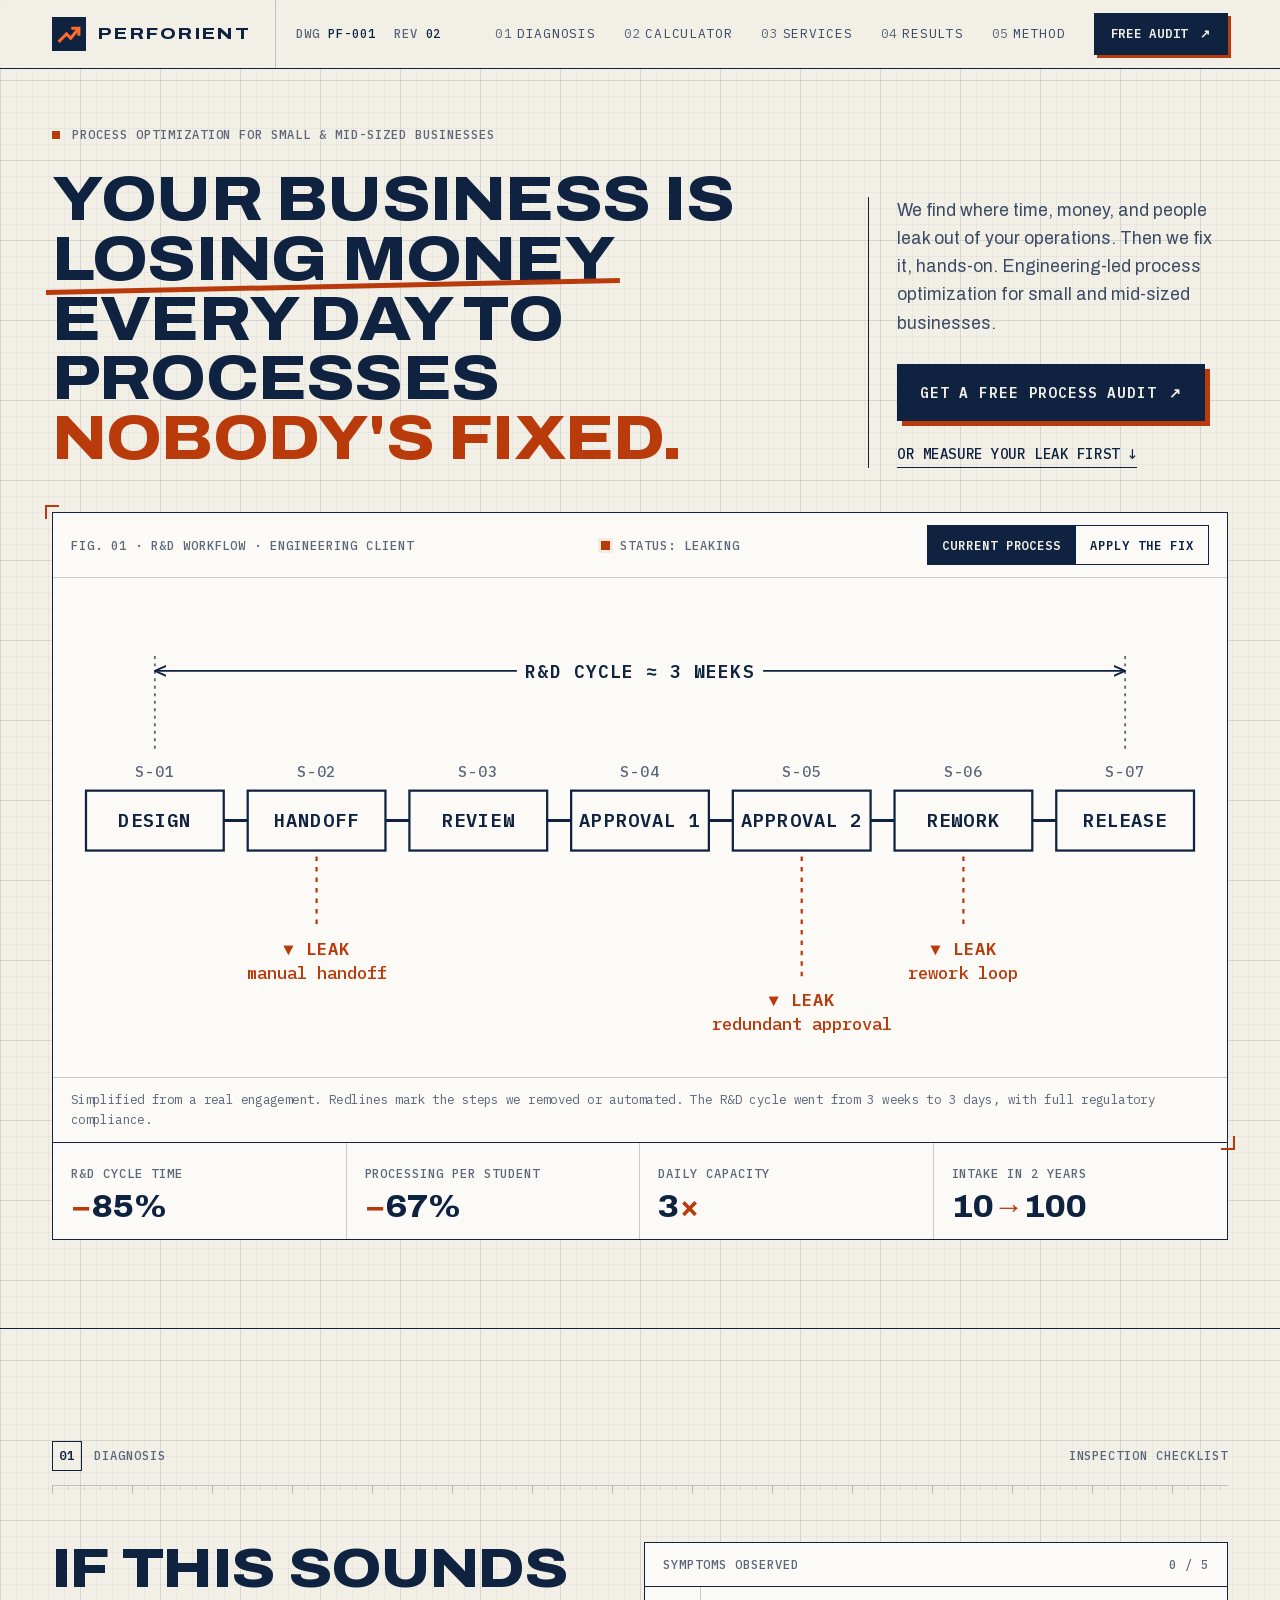
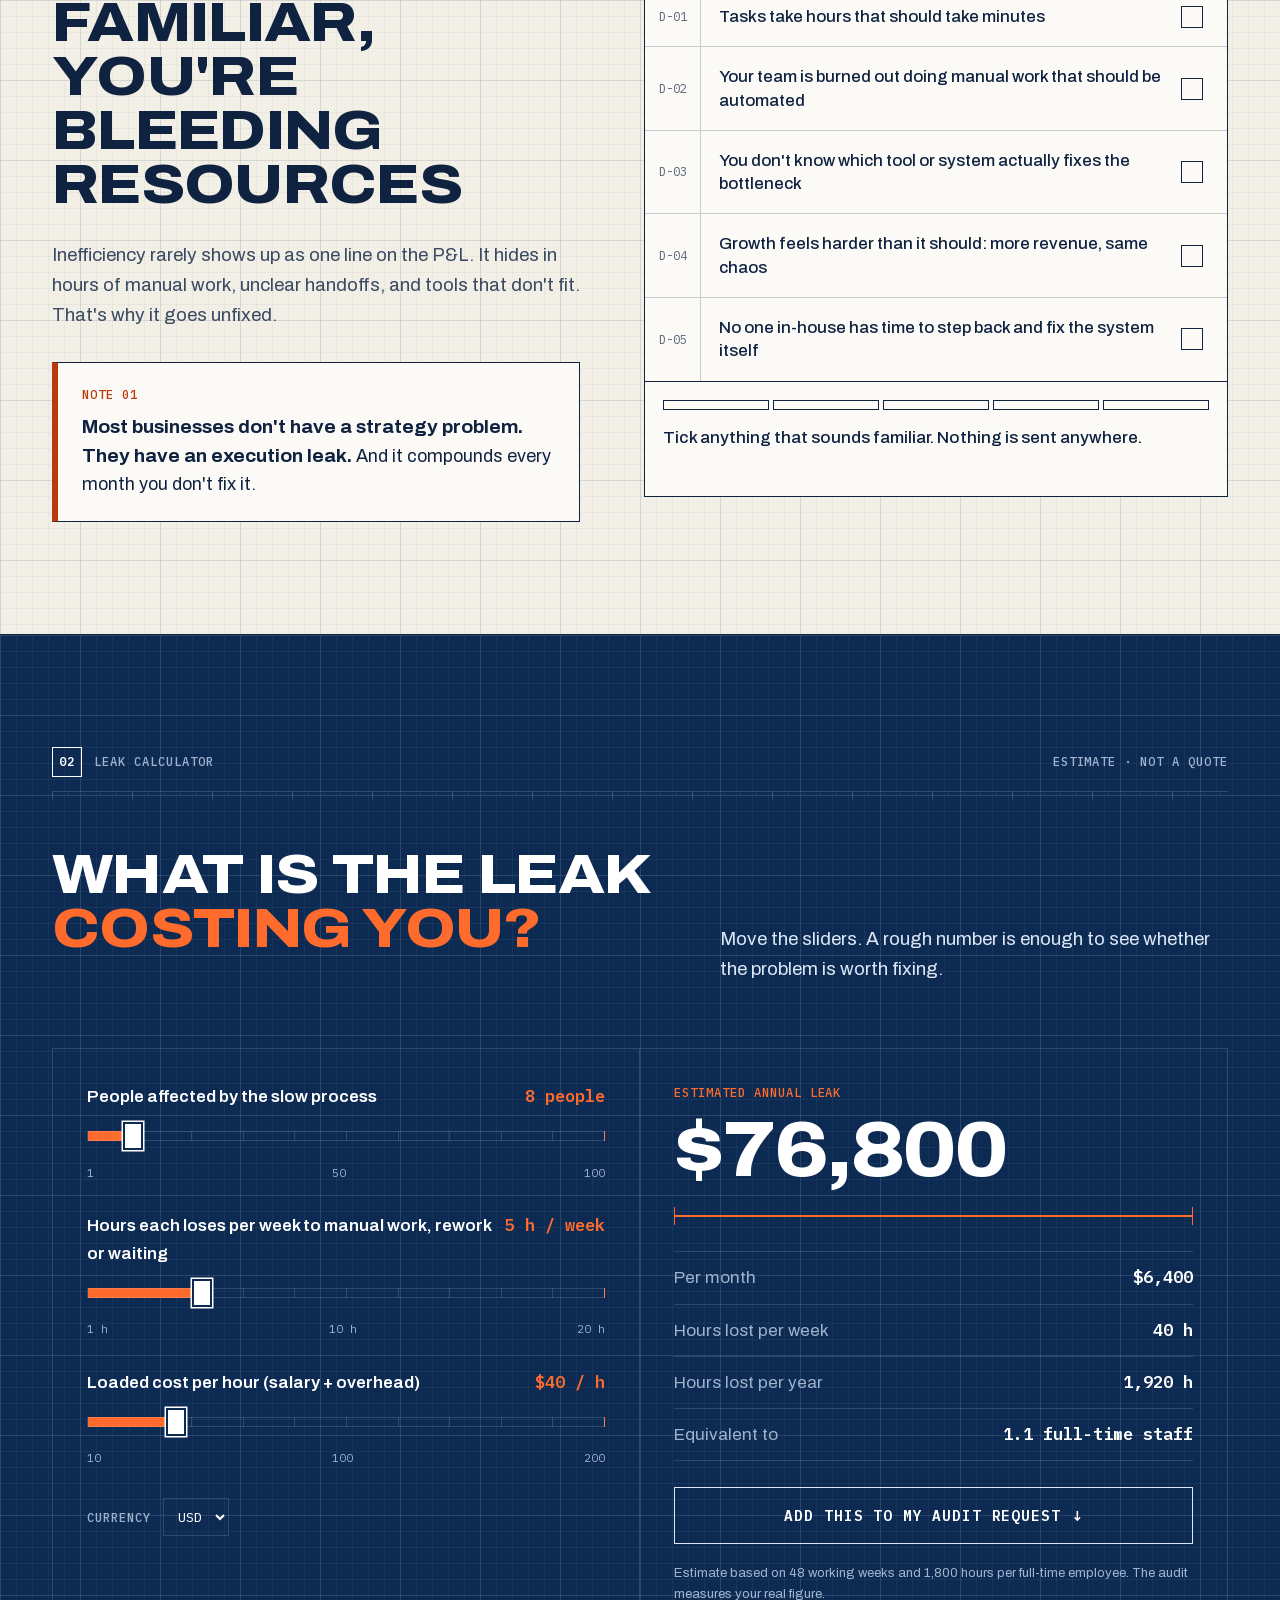
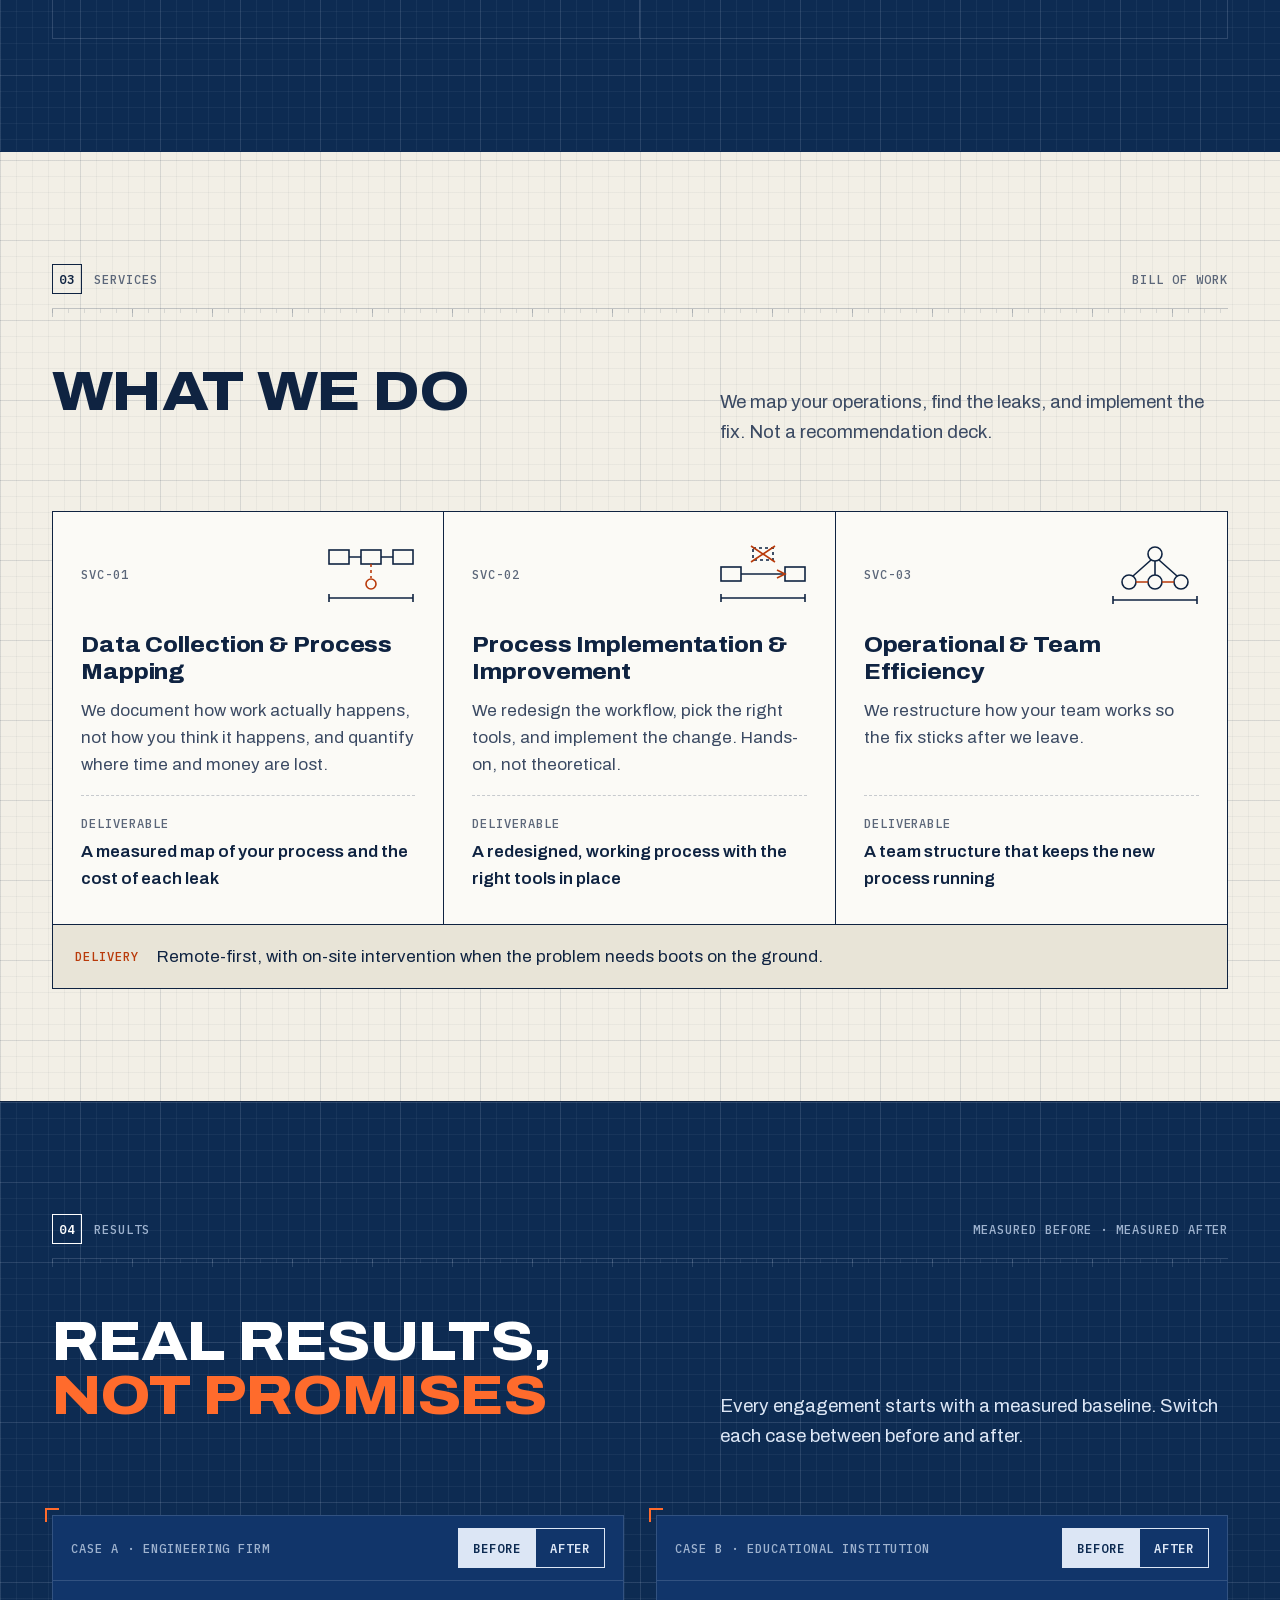
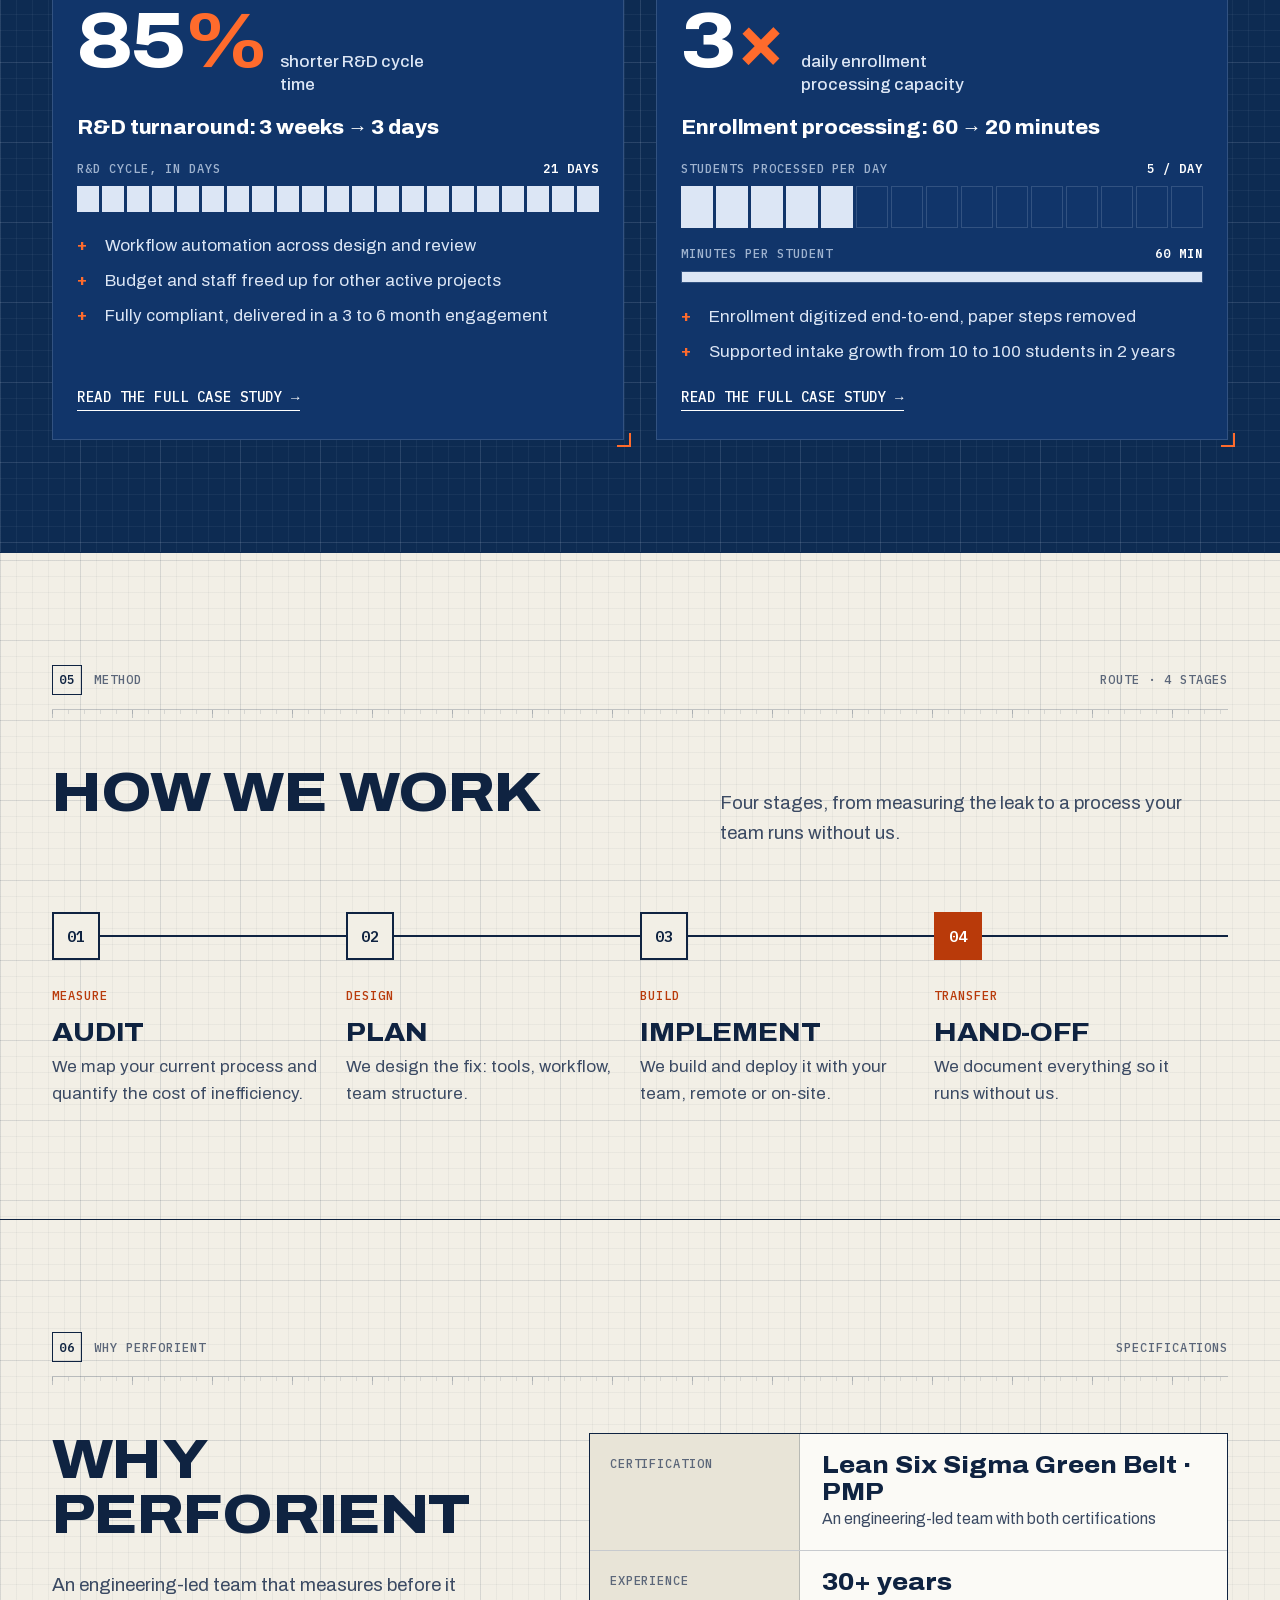
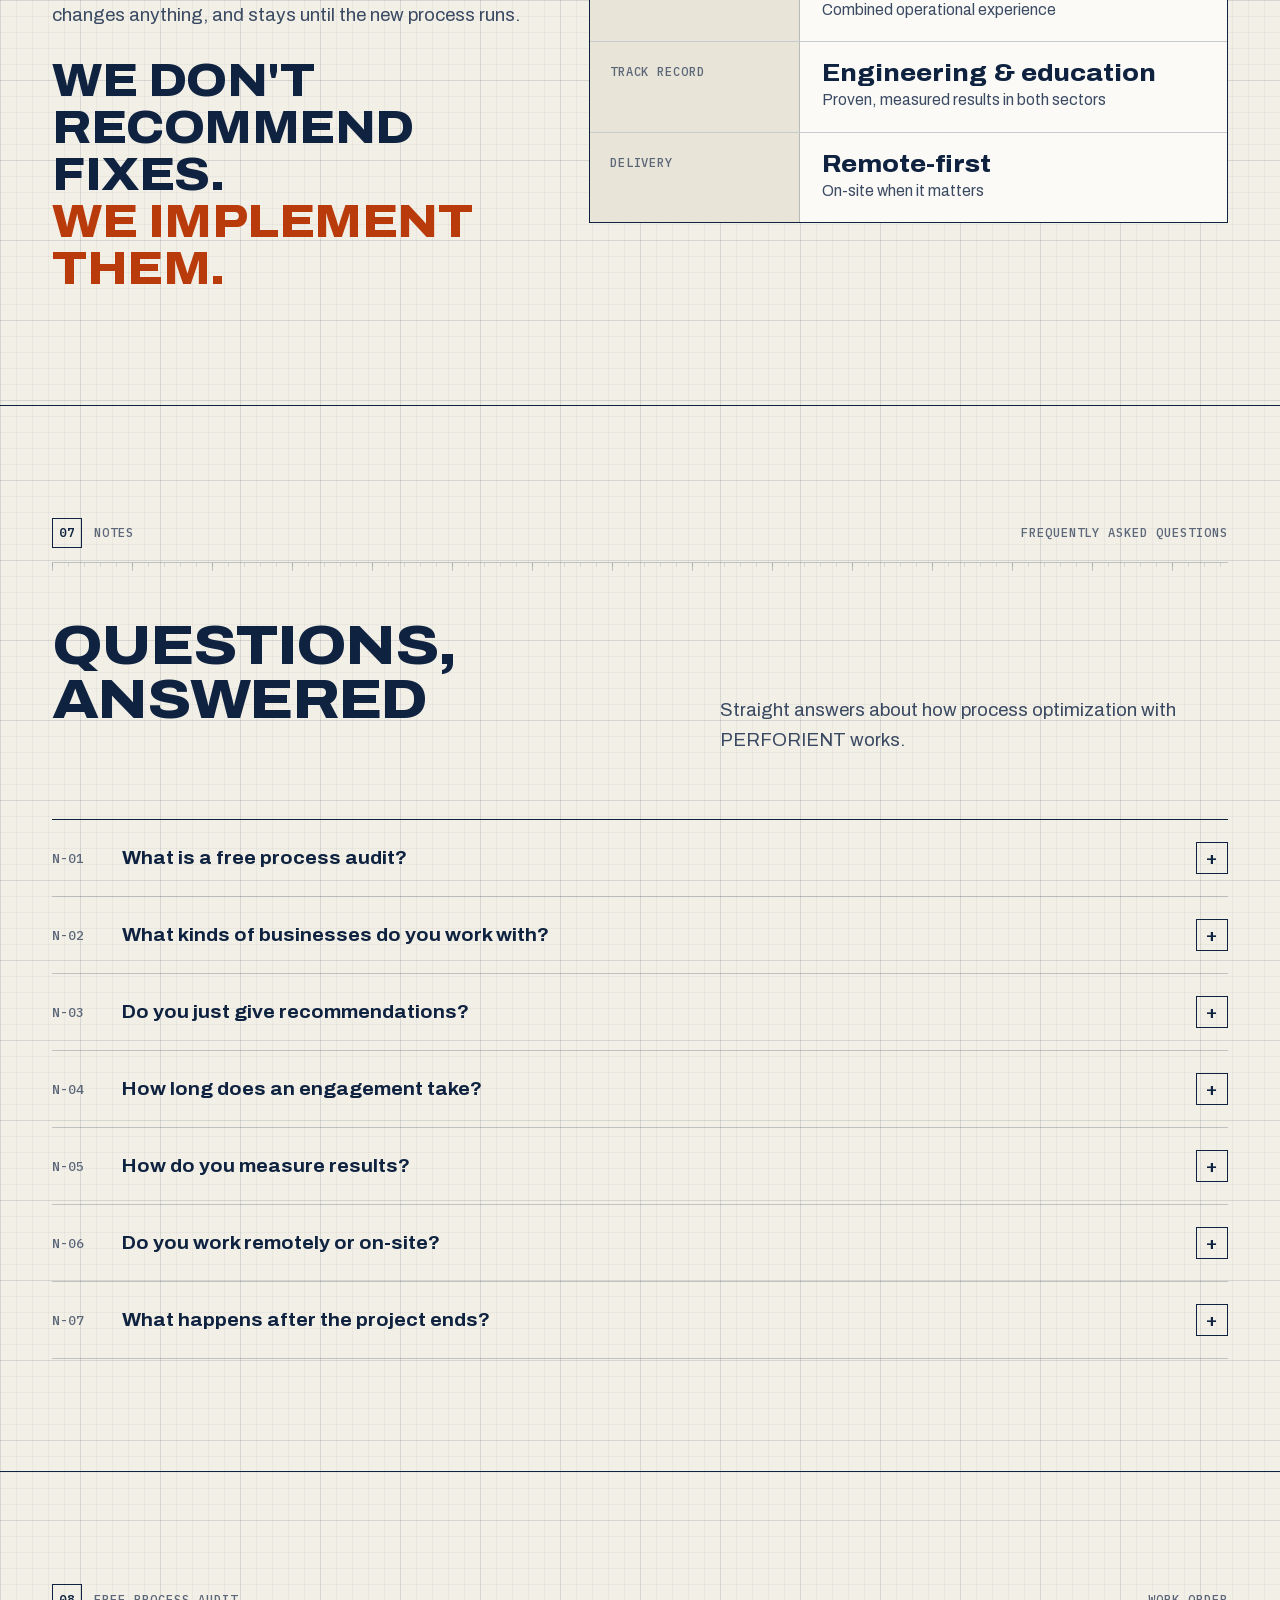
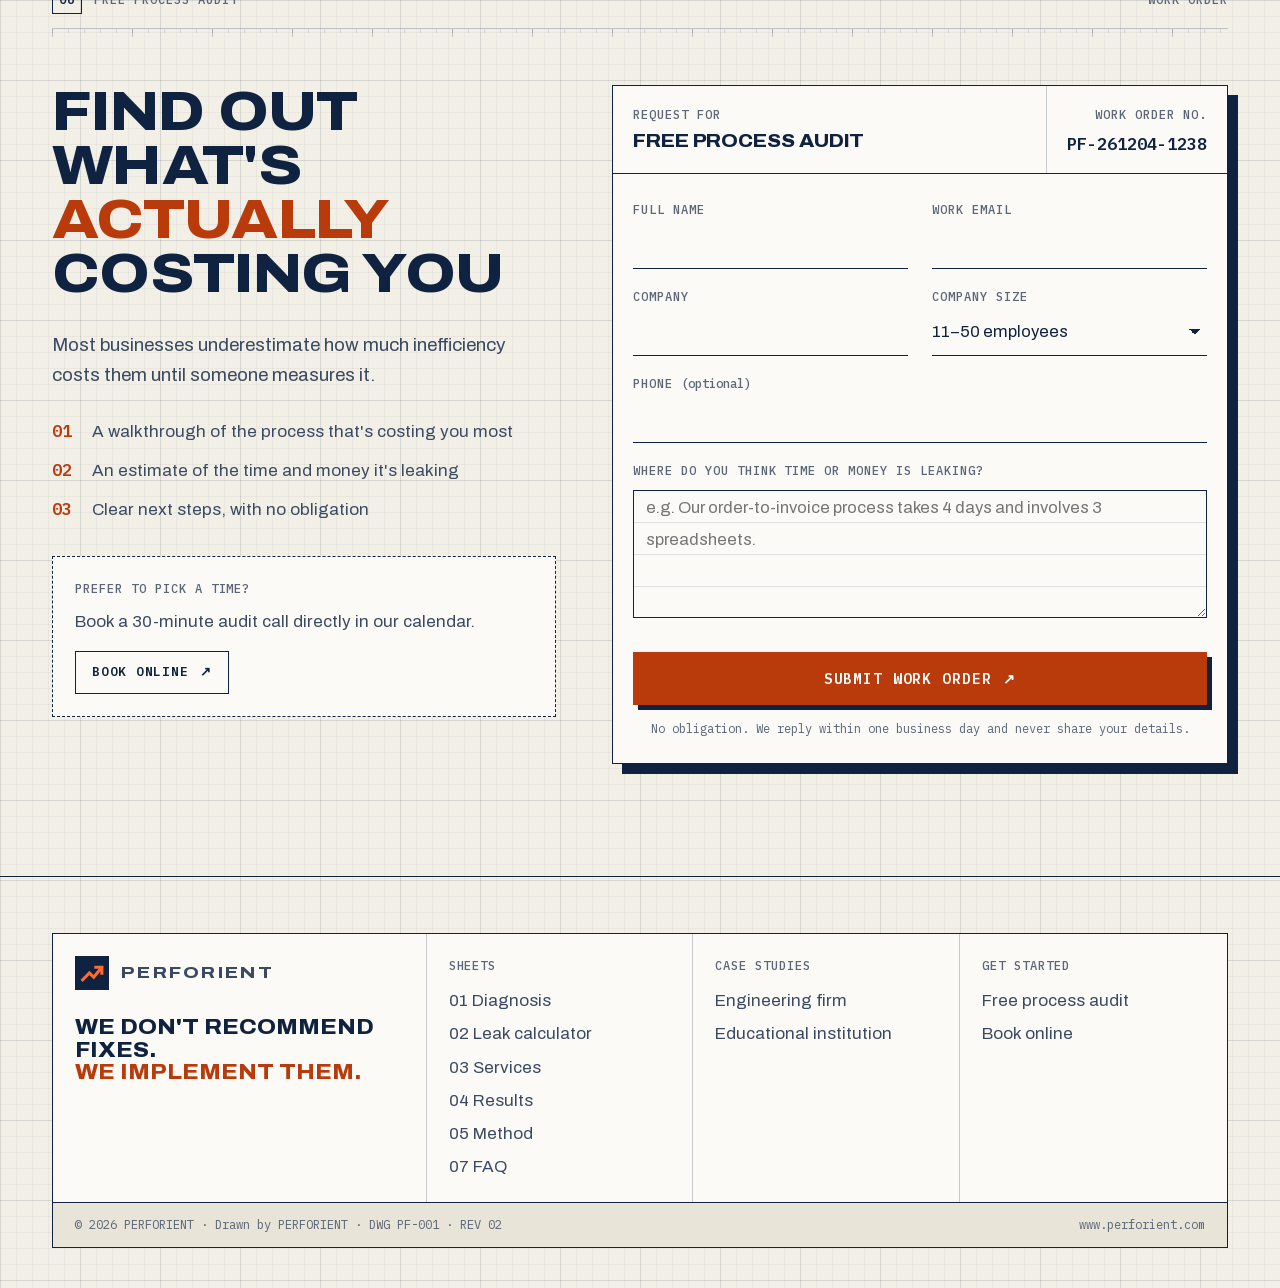
<file: index.html>
<!doctype html>
<html lang="en">
<head>
  <meta charset="utf-8">
  <meta name="viewport" content="width=device-width, initial-scale=1">
  <title>Process Optimization Consulting for SMBs | PERFORIENT</title>
  <meta name="description" content="Engineering-led process optimization for small and mid-sized businesses. We cut R&amp;D time by 85% and tripled enrollment capacity for past clients. Free process audit.">
  <link rel="canonical" href="https://www.perforient.com/">
  <!-- Design preview for partners: keep out of search results until this design goes live -->
  <meta name="robots" content="noindex, nofollow">
  <meta name="theme-color" content="#F2EFE6">

  <meta property="og:type" content="website">
  <meta property="og:site_name" content="PERFORIENT">
  <meta property="og:title" content="Process Optimization Consulting for SMBs | PERFORIENT">
  <meta property="og:description" content="We find where time, money, and people are leaking out of your operations, then fix it. Free process audit.">
  <meta property="og:url" content="https://www.perforient.com/">
  <meta property="og:image" content="https://nasserwasfibabreak.github.io/perforient-v2/assets/img/og-image.png">
  <meta property="og:image:width" content="1200">
  <meta property="og:image:height" content="630">
  <meta property="og:image:alt" content="PERFORIENT: engineering-led process optimization for small and mid-sized businesses">
  <meta name="twitter:image" content="https://nasserwasfibabreak.github.io/perforient-v2/assets/img/og-image.png">
  <meta name="twitter:card" content="summary_large_image">

  <link rel="icon" href="assets/img/favicon.svg" type="image/svg+xml">
  <link rel="preload" href="assets/fonts/archivo-latin.woff2" as="font" type="font/woff2" crossorigin>
  <link rel="preload" href="assets/fonts/plexmono-500.woff2" as="font" type="font/woff2" crossorigin>
  <link rel="stylesheet" href="assets/css/styles.css">

  <script type="application/ld+json">
  {
    "@context": "https://schema.org",
    "@type": "ProfessionalService",
    "name": "PERFORIENT",
    "url": "https://www.perforient.com/",
    "logo": "https://www.perforient.com/assets/img/logo.svg",
    "image": "https://nasserwasfibabreak.github.io/perforient-v2/assets/img/og-image.png",
    "slogan": "We don't recommend fixes. We implement them.",
    "description": "Engineering-led process optimization and operational efficiency consulting for small and mid-sized businesses.",
    "areaServed": "Worldwide",
    "knowsAbout": ["Process optimization for small business", "Operational efficiency consulting", "Business process improvement", "Lean Six Sigma", "Workflow automation", "Reducing operational costs"],
    "hasOfferCatalog": {
      "@type": "OfferCatalog",
      "name": "Process optimization services",
      "itemListElement": [
        {"@type": "Offer", "itemOffered": {"@type": "Service", "name": "Data Collection & Process Mapping"}},
        {"@type": "Offer", "itemOffered": {"@type": "Service", "name": "Process Implementation & Improvement"}},
        {"@type": "Offer", "itemOffered": {"@type": "Service", "name": "Operational & Team Efficiency"}},
        {"@type": "Offer", "price": "0", "priceCurrency": "USD", "itemOffered": {"@type": "Service", "name": "Free Process Audit"}}
      ]
    }
  }
  </script>
  <script type="application/ld+json">
  {"@context": "https://schema.org", "@type": "FAQPage", "mainEntity": [
    {"@type": "Question", "name": "What is a free process audit?", "acceptedAnswer": {"@type": "Answer", "text": "We walk through the process that is costing your business the most, estimate how much time and money it is leaking, and outline clear next steps. There is no cost and no obligation."}},
    {"@type": "Question", "name": "What kinds of businesses do you work with?", "acceptedAnswer": {"@type": "Answer", "text": "We work with small and mid-sized businesses. Our published results come from engineering and education, but the method applies to any business with repeatable workflows, such as approvals, onboarding, enrollment, order processing, or reporting."}},
    {"@type": "Question", "name": "Do you just give recommendations?", "acceptedAnswer": {"@type": "Answer", "text": "No. We map your operations, redesign the workflow, choose the right tools, and implement the change with your team. You get a working process, not a recommendation deck."}},
    {"@type": "Question", "name": "How long does an engagement take?", "acceptedAnswer": {"@type": "Answer", "text": "It depends on the scope of the problem. For example, our engineering firm engagement ran 3 to 6 months. We agree on scope and timeline with you after the audit."}},
    {"@type": "Question", "name": "How do you measure results?", "acceptedAnswer": {"@type": "Answer", "text": "We measure a baseline before changing anything, such as cycle time, processing time per case, or daily capacity, and then track the same metrics after implementation. That is how we report results like an 85% shorter R&D cycle or 3x enrollment capacity."}},
    {"@type": "Question", "name": "Do you work remotely or on-site?", "acceptedAnswer": {"@type": "Answer", "text": "We are remote-first, with on-site intervention when the problem needs boots on the ground."}},
    {"@type": "Question", "name": "What happens after the project ends?", "acceptedAnswer": {"@type": "Answer", "text": "We document everything and restructure how your team works so the new process runs without us."}}
  ]}
  </script>
</head>
<body>
<a class="skip-link" href="#main">Skip to content</a>

<header class="site-header">
  <nav class="wrap nav" aria-label="Main">
    <a href="#main" class="brand" aria-label="PERFORIENT home">
      <svg class="brand__mark" width="34" height="34" viewBox="0 0 40 40" aria-hidden="true"><rect width="40" height="40" fill="#0F2341"/><path d="M9 28 L17 20 L22 25 L31 14" fill="none" stroke="#FF6B2C" stroke-width="3.6" stroke-linecap="square" stroke-linejoin="miter"/><path d="M24.5 13.2 L31.6 13.2 L31.6 20.3" fill="none" stroke="#FF6B2C" stroke-width="3.6" stroke-linecap="square"/></svg>
      <span class="brand__name">PERFORIENT</span>
    </a>
    <div class="nav__meta label" aria-hidden="true"><span>DWG <b>PF-001</b></span><span>REV <b>02</b></span></div>
    <button class="nav__toggle" aria-label="Open menu" aria-expanded="false" aria-controls="nav-links">
      <svg width="26" height="26" viewBox="0 0 24 24" fill="none" stroke="currentColor" stroke-width="2"><path d="M3 7h18M3 12h18M3 17h18"/></svg>
    </button>
    <ul class="nav__links" id="nav-links">
      <li><a href="#diagnosis"><span>01</span>Diagnosis</a></li>
      <li><a href="#calculator"><span>02</span>Calculator</a></li>
      <li><a href="#services"><span>03</span>Services</a></li>
      <li><a href="#results"><span>04</span>Results</a></li>
      <li><a href="#method"><span>05</span>Method</a></li>
      <li><a href="#contact" class="btn btn--solid">Free audit <span class="arr" aria-hidden="true">↗</span></a></li>
    </ul>
  </nav>
</header>

<main id="main" tabindex="-1">

  <!-- ===================== 00 · HERO ===================== -->
  <section class="hero" aria-labelledby="hero-title">
    <div class="wrap">
      <div class="hero__top">
        <div>
          <div class="hero__kicker label"><span class="dot" aria-hidden="true"></span>Process optimization for small &amp; mid-sized businesses</div>
          <h1 id="hero-title">Your business is <span class="strike">losing money</span> every day to processes <span class="fix">nobody's fixed.</span></h1>
        </div>
        <div class="hero__aside">
          <p>We find where time, money, and people leak out of your operations. Then we fix it, hands-on. Engineering-led process optimization for small and mid-sized businesses.</p>
          <div class="hero__ctas">
            <a href="#contact" class="btn btn--solid">Get a free process audit <span class="arr" aria-hidden="true">↗</span></a>
            <a href="#calculator" class="link">Or measure your leak first ↓</a>
          </div>
        </div>
      </div>

      <figure class="fig diagram reveal" id="dg-hero" data-diagram="rd" style="margin:0">
        <div class="fig__bar">
          <span class="label">Fig. 01 · R&amp;D workflow · engineering client</span>
          <span class="diagram__status label" aria-live="polite"><span class="led" aria-hidden="true"></span><span>Status: leaking</span></span>
          <div class="seg" role="group" aria-label="Diagram state">
            <button type="button" data-state="before" aria-pressed="true">Current process</button>
            <button type="button" data-state="after" class="is-fix" aria-pressed="false">Apply the fix</button>
          </div>
        </div>
        <div class="diagram__svg-wrap"></div>
        <figcaption class="fig__cap">Simplified from a real engagement. Redlines mark the steps we removed or automated. The R&amp;D cycle went from 3 weeks to 3 days, with full regulatory compliance.</figcaption>
      </figure>
      <div class="tblock">
        <div><span class="label">R&amp;D cycle time</span><b><em>−</em>85%</b></div>
        <div><span class="label">Processing per student</span><b><em>−</em>67%</b></div>
        <div><span class="label">Daily capacity</span><b>3<em>×</em></b></div>
        <div><span class="label">Intake in 2 years</span><b>10<em>→</em>100</b></div>
      </div>
    </div>
  </section>

  <!-- ===================== 01 · DIAGNOSIS ===================== -->
  <section class="sheet" id="diagnosis" aria-labelledby="diag-title">
    <div class="wrap">
      <div class="sheet__head"><span class="sheet__num label"><i>01</i>Diagnosis</span><span class="label">Inspection checklist</span></div>
      <div class="diag">
        <div class="reveal">
          <h2 id="diag-title">If this sounds familiar, you're bleeding resources</h2>
          <p class="lead">Inefficiency rarely shows up as one line on the P&amp;L. It hides in hours of manual work, unclear handoffs, and tools that don't fit. That's why it goes unfixed.</p>
          <div class="note">
            <span class="label label--red">Note 01</span>
            <p><strong>Most businesses don't have a strategy problem. They have an execution leak.</strong> And it compounds every month you don't fix it.</p>
          </div>
        </div>

        <div class="checklist reveal" data-checklist>
          <div class="checklist__head label"><span>Symptoms observed</span><span data-count>0 / 5</span></div>
          <ul>
            <li><label class="check"><input type="checkbox" value="Tasks take hours that should take minutes"><span class="check__id">D-01</span><span class="check__txt">Tasks take hours that should take minutes</span><span class="check__box" aria-hidden="true"></span></label></li>
            <li><label class="check"><input type="checkbox" value="Team burned out doing manual work"><span class="check__id">D-02</span><span class="check__txt">Your team is burned out doing manual work that should be automated</span><span class="check__box" aria-hidden="true"></span></label></li>
            <li><label class="check"><input type="checkbox" value="Unsure which tool fixes the bottleneck"><span class="check__id">D-03</span><span class="check__txt">You don't know which tool or system actually fixes the bottleneck</span><span class="check__box" aria-hidden="true"></span></label></li>
            <li><label class="check"><input type="checkbox" value="More revenue, same chaos"><span class="check__id">D-04</span><span class="check__txt">Growth feels harder than it should: more revenue, same chaos</span><span class="check__box" aria-hidden="true"></span></label></li>
            <li><label class="check"><input type="checkbox" value="No one has time to fix the system"><span class="check__id">D-05</span><span class="check__txt">No one in-house has time to step back and fix the system itself</span><span class="check__box" aria-hidden="true"></span></label></li>
          </ul>
          <div class="checklist__out">
            <div class="meter" aria-hidden="true"><span></span><span></span><span></span><span></span><span></span></div>
            <p class="checklist__msg" aria-live="polite"></p>
            <a href="#calculator" class="btn btn--red checklist__cta">Measure my leak <span class="arr" aria-hidden="true">↓</span></a>
          </div>
        </div>
      </div>
    </div>
  </section>

  <!-- ===================== 02 · CALCULATOR ===================== -->
  <section class="sheet sheet--bp" id="calculator" aria-labelledby="calc-title">
    <div class="wrap">
      <div class="sheet__head"><span class="sheet__num label"><i>02</i>Leak calculator</span><span class="label">Estimate · not a quote</span></div>
      <div class="sheet__intro reveal">
        <h2 id="calc-title">What is the leak <span class="red">costing you?</span></h2>
        <p class="lead">Move the sliders. A rough number is enough to see whether the problem is worth fixing.</p>
      </div>

      <div class="calc reveal" data-calc>
        <div class="calc__in">
          <div class="field-r">
            <label for="c-people"><span>People affected by the slow process</span><output data-o="people" for="c-people"></output></label>
            <input type="range" id="c-people" min="1" max="100" step="1" value="8">
            <div class="ticks" aria-hidden="true"><span>1</span><span>50</span><span>100</span></div>
          </div>
          <div class="field-r">
            <label for="c-hours"><span>Hours each loses per week to manual work, rework or waiting</span><output data-o="hours" for="c-hours"></output></label>
            <input type="range" id="c-hours" min="1" max="20" step="1" value="5">
            <div class="ticks" aria-hidden="true"><span>1 h</span><span>10 h</span><span>20 h</span></div>
          </div>
          <div class="field-r">
            <label for="c-rate"><span>Loaded cost per hour (salary + overhead)</span><output data-o="rate" for="c-rate"></output></label>
            <input type="range" id="c-rate" min="10" max="200" step="5" value="40">
            <div class="ticks" aria-hidden="true"><span>10</span><span>100</span><span>200</span></div>
          </div>
          <div class="calc__cur">
            <label for="c-cur" class="label">Currency</label>
            <select id="c-cur">
              <option value="USD" selected>USD</option>
              <option value="EUR">EUR</option>
              <option value="GBP">GBP</option>
              <option value="AED">AED</option>
              <option value="SAR">SAR</option>
            </select>
          </div>
        </div>

        <div class="calc__out" aria-live="polite">
          <span class="label label--red">Estimated annual leak</span>
          <div class="calc__big" data-o="annual">—</div>
          <div class="dimline" aria-hidden="true"></div>
          <dl class="calc__rows">
            <div><dt>Per month</dt><dd data-o="month"></dd></div>
            <div><dt>Hours lost per week</dt><dd data-o="hw"></dd></div>
            <div><dt>Hours lost per year</dt><dd data-o="hy"></dd></div>
            <div><dt>Equivalent to</dt><dd data-o="fte"></dd></div>
          </dl>
          <a href="#contact" class="btn btn--light" data-calc-send>Add this to my audit request <span class="arr" aria-hidden="true">↓</span></a>
          <p class="calc__fine">Estimate based on 48 working weeks and 1,800 hours per full-time employee. The audit measures your real figure.</p>
        </div>
      </div>
    </div>
  </section>

  <!-- ===================== 03 · SERVICES ===================== -->
  <section class="sheet" id="services" aria-labelledby="svc-title">
    <div class="wrap">
      <div class="sheet__head"><span class="sheet__num label"><i>03</i>Services</span><span class="label">Bill of work</span></div>
      <div class="sheet__intro reveal">
        <h2 id="svc-title">What we do</h2>
        <p class="lead">We map your operations, find the leaks, and implement the fix. Not a recommendation deck.</p>
      </div>
      <div class="specs reveal">
        <article class="spec">
          <div class="spec__top">
            <span class="label">SVC-01</span>
            <svg class="spec__icon" width="88" height="64" viewBox="0 0 88 64" fill="none" stroke="currentColor" stroke-width="1.6" aria-hidden="true"><rect x="2" y="8" width="20" height="14"/><rect x="34" y="8" width="20" height="14"/><rect x="66" y="8" width="20" height="14"/><path d="M22 15h12M54 15h12"/><path class="r" d="M44 22v14" stroke-dasharray="3 3"/><circle class="r" cx="44" cy="42" r="5"/><path d="M2 56h84M2 52v8M86 52v8"/></svg>
          </div>
          <h3>Data Collection &amp; Process Mapping</h3>
          <p>We document how work actually happens, not how you think it happens, and quantify where time and money are lost.</p>
          <div class="spec__out"><span class="label">Deliverable</span><span>A measured map of your process and the cost of each leak</span></div>
        </article>
        <article class="spec">
          <div class="spec__top">
            <span class="label">SVC-02</span>
            <svg class="spec__icon" width="88" height="64" viewBox="0 0 88 64" fill="none" stroke="currentColor" stroke-width="1.6" aria-hidden="true"><rect x="2" y="25" width="20" height="14"/><rect x="66" y="25" width="20" height="14"/><path d="M22 32h44"/><rect x="34" y="6" width="20" height="12" stroke-dasharray="3 3"/><path class="r" d="M32 4l24 16M56 4L32 20"/><path class="r" d="M58 28l8 4-8 4"/><path d="M2 56h84M2 52v8M86 52v8"/></svg>
          </div>
          <h3>Process Implementation &amp; Improvement</h3>
          <p>We redesign the workflow, pick the right tools, and implement the change. Hands-on, not theoretical.</p>
          <div class="spec__out"><span class="label">Deliverable</span><span>A redesigned, working process with the right tools in place</span></div>
        </article>
        <article class="spec">
          <div class="spec__top">
            <span class="label">SVC-03</span>
            <svg class="spec__icon" width="88" height="64" viewBox="0 0 88 64" fill="none" stroke="currentColor" stroke-width="1.6" aria-hidden="true"><circle cx="44" cy="12" r="7"/><circle cx="18" cy="40" r="7"/><circle cx="44" cy="40" r="7"/><circle cx="70" cy="40" r="7"/><path d="M44 19v14M40 18L22 34M48 18l18 16"/><path class="r" d="M25 40h12M51 40h12"/><path d="M2 58h84M2 54v8M86 54v8"/></svg>
          </div>
          <h3>Operational &amp; Team Efficiency</h3>
          <p>We restructure how your team works so the fix sticks after we leave.</p>
          <div class="spec__out"><span class="label">Deliverable</span><span>A team structure that keeps the new process running</span></div>
        </article>
      </div>
      <div class="delivery reveal">
        <span class="label label--red">Delivery</span>
        <p>Remote-first, with on-site intervention when the problem needs boots on the ground.</p>
      </div>
    </div>
  </section>

  <!-- ===================== 04 · RESULTS ===================== -->
  <section class="sheet sheet--bp" id="results" aria-labelledby="res-title">
    <div class="wrap">
      <div class="sheet__head"><span class="sheet__num label"><i>04</i>Results</span><span class="label">Measured before · measured after</span></div>
      <div class="sheet__intro reveal">
        <h2 id="res-title">Real results, <span class="red">not promises</span></h2>
        <p class="lead">Every engagement starts with a measured baseline. Switch each case between before and after.</p>
      </div>

      <div class="cases">
        <article class="fig case reveal" data-case>
          <div class="fig__bar">
            <span class="label">Case A · Engineering firm</span>
            <div class="seg" role="group" aria-label="Engineering firm: before or after">
              <button type="button" data-state="before" aria-pressed="true">Before</button>
              <button type="button" data-state="after" class="is-fix" aria-pressed="false">After</button>
            </div>
          </div>
          <div class="case__body">
            <div class="case__kpi"><b>85<em>%</em></b><span>shorter R&amp;D cycle time</span></div>
            <h3>R&amp;D turnaround: 3 weeks → 3 days</h3>
            <div class="viz">
              <div class="viz__row">
                <div class="label"><span>R&amp;D cycle, in days</span><b><span class="v-before">21 days</span><span class="v-after">3 days</span></b></div>
                <div class="days" data-total="21" data-after="3" aria-hidden="true"></div>
              </div>
            </div>
            <ul>
              <li>Workflow automation across design and review</li>
              <li>Budget and staff freed up for other active projects</li>
              <li>Fully compliant, delivered in a 3 to 6 month engagement</li>
            </ul>
            <a href="case-studies/engineering-firm.html" class="link">Read the full case study →</a>
          </div>
        </article>

        <article class="fig case reveal" data-case>
          <div class="fig__bar">
            <span class="label">Case B · Educational institution</span>
            <div class="seg" role="group" aria-label="Educational institution: before or after">
              <button type="button" data-state="before" aria-pressed="true">Before</button>
              <button type="button" data-state="after" class="is-fix" aria-pressed="false">After</button>
            </div>
          </div>
          <div class="case__body">
            <div class="case__kpi"><b>3<em>×</em></b><span>daily enrollment processing capacity</span></div>
            <h3>Enrollment processing: 60 → 20 minutes</h3>
            <div class="viz">
              <div class="viz__row">
                <div class="label"><span>Students processed per day</span><b><span class="v-before">5 / day</span><span class="v-after">15 / day</span></b></div>
                <div class="seats" data-total="15" data-before="5" aria-hidden="true"></div>
              </div>
              <div class="viz__row">
                <div class="label"><span>Minutes per student</span><b><span class="v-before">60 min</span><span class="v-after">20 min</span></b></div>
                <div class="bar" style="--before:100%;--after:33.3%" aria-hidden="true"><span></span></div>
              </div>
            </div>
            <ul>
              <li>Enrollment digitized end-to-end, paper steps removed</li>
              <li>Supported intake growth from 10 to 100 students in 2 years</li>
            </ul>
            <a href="case-studies/educational-institution.html" class="link">Read the full case study →</a>
          </div>
        </article>
      </div>
    </div>
  </section>

  <!-- ===================== 05 · METHOD ===================== -->
  <section class="sheet" id="method" aria-labelledby="method-title">
    <div class="wrap">
      <div class="sheet__head"><span class="sheet__num label"><i>05</i>Method</span><span class="label">Route · 4 stages</span></div>
      <div class="sheet__intro reveal">
        <h2 id="method-title">How we work</h2>
        <p class="lead">Four stages, from measuring the leak to a process your team runs without us.</p>
      </div>
      <ol class="route">
        <li class="stop"><div class="stop__node">01</div><span class="label label--red">Measure</span><h3>Audit</h3><p>We map your current process and quantify the cost of inefficiency.</p></li>
        <li class="stop"><div class="stop__node">02</div><span class="label label--red">Design</span><h3>Plan</h3><p>We design the fix: tools, workflow, team structure.</p></li>
        <li class="stop"><div class="stop__node">03</div><span class="label label--red">Build</span><h3>Implement</h3><p>We build and deploy it with your team, remote or on-site.</p></li>
        <li class="stop"><div class="stop__node">04</div><span class="label label--red">Transfer</span><h3>Hand-off</h3><p>We document everything so it runs without us.</p></li>
      </ol>
    </div>
  </section>

  <!-- ===================== 06 · WHY US ===================== -->
  <section class="sheet" id="why" aria-labelledby="why-title">
    <div class="wrap">
      <div class="sheet__head"><span class="sheet__num label"><i>06</i>Why PERFORIENT</span><span class="label">Specifications</span></div>
      <div class="creds">
        <div class="reveal">
          <h2 id="why-title">Why PERFORIENT</h2>
          <p class="lead">An engineering-led team that measures before it changes anything, and stays until the new process runs.</p>
          <p class="quote">We don't recommend fixes. <span class="red">We implement them.</span></p>
        </div>
        <dl class="spectable reveal">
          <div><dt class="label">Certification</dt><dd><b>Lean Six Sigma Green Belt · PMP</b><span>An engineering-led team with both certifications</span></dd></div>
          <div><dt class="label">Experience</dt><dd><b>30+ years</b><span>Combined operational experience</span></dd></div>
          <div><dt class="label">Track record</dt><dd><b>Engineering &amp; education</b><span>Proven, measured results in both sectors</span></dd></div>
          <div><dt class="label">Delivery</dt><dd><b>Remote-first</b><span>On-site when it matters</span></dd></div>
        </dl>
      </div>
    </div>
  </section>

  <!-- ===================== 07 · FAQ ===================== -->
  <section class="sheet" id="faq" aria-labelledby="faq-title">
    <div class="wrap">
      <div class="sheet__head"><span class="sheet__num label"><i>07</i>Notes</span><span class="label">Frequently asked questions</span></div>
      <div class="sheet__intro reveal">
        <h2 id="faq-title">Questions, answered</h2>
        <p class="lead">Straight answers about how process optimization with PERFORIENT works.</p>
      </div>
      <div class="notes reveal">
        <details><summary><span class="n">N-01</span>What is a free process audit?</summary><div class="a"><p>We walk through the process that is costing your business the most, estimate how much time and money it is leaking, and outline clear next steps. There is no cost and no obligation.</p></div></details>
        <details><summary><span class="n">N-02</span>What kinds of businesses do you work with?</summary><div class="a"><p>We work with small and mid-sized businesses. Our published results come from engineering and education, but the method applies to any business with repeatable workflows, such as approvals, onboarding, enrollment, order processing, or reporting.</p></div></details>
        <details><summary><span class="n">N-03</span>Do you just give recommendations?</summary><div class="a"><p>No. We map your operations, redesign the workflow, choose the right tools, and implement the change with your team. You get a working process, not a recommendation deck.</p></div></details>
        <details><summary><span class="n">N-04</span>How long does an engagement take?</summary><div class="a"><p>It depends on the scope of the problem. For example, our engineering firm engagement ran 3 to 6 months. We agree on scope and timeline with you after the audit.</p></div></details>
        <details><summary><span class="n">N-05</span>How do you measure results?</summary><div class="a"><p>We measure a baseline before changing anything, such as cycle time, processing time per case, or daily capacity, and then track the same metrics after implementation. That is how we report results like an 85% shorter R&amp;D cycle or 3x enrollment capacity.</p></div></details>
        <details><summary><span class="n">N-06</span>Do you work remotely or on-site?</summary><div class="a"><p>We are remote-first, with on-site intervention when the problem needs boots on the ground.</p></div></details>
        <details><summary><span class="n">N-07</span>What happens after the project ends?</summary><div class="a"><p>We document everything and restructure how your team works so the new process runs without us.</p></div></details>
      </div>
    </div>
  </section>

  <!-- ===================== 08 · CONTACT ===================== -->
  <section class="sheet" id="contact" aria-labelledby="contact-title">
    <div class="wrap">
      <div class="sheet__head"><span class="sheet__num label"><i>08</i>Free process audit</span><span class="label">Work order</span></div>
      <div class="order">
        <div class="reveal">
          <h2 id="contact-title">Find out what's <span class="red">actually</span> costing you</h2>
          <p class="lead">Most businesses underestimate how much inefficiency costs them until someone measures it.</p>
          <ol class="order__list">
            <li><span>01</span>A walkthrough of the process that's costing you most</li>
            <li><span>02</span>An estimate of the time and money it's leaking</li>
            <li><span>03</span>Clear next steps, with no obligation</li>
          </ol>
          <div class="book">
            <span class="label">Prefer to pick a time?</span>
            <p>Book a 30-minute audit call directly in our calendar.</p>
            <a href="#audit-form" class="btn btn--line btn--sm" data-booking>Book online <span class="arr" aria-hidden="true">↗</span></a>
          </div>
        </div>

        <form class="wo reveal" id="audit-form" novalidate>
          <div class="wo__head">
            <div><span class="label">Request for</span><h3>Free process audit</h3></div>
            <div><span class="label">Work order no.</span><span class="wo__no" data-wo>PF-000000</span></div>
          </div>
          <div class="wo__body">
            <div class="wo__grid">
              <label class="f" for="f-name"><span class="label">Full name</span><input id="f-name" name="name" autocomplete="name" required></label>
              <label class="f" for="f-email"><span class="label">Work email</span><input id="f-email" name="email" type="email" autocomplete="email" required></label>
              <label class="f" for="f-company"><span class="label">Company</span><input id="f-company" name="company" autocomplete="organization" required></label>
              <label class="f" for="f-size"><span class="label">Company size</span>
                <select id="f-size" name="company_size">
                  <option>1–10 employees</option>
                  <option selected>11–50 employees</option>
                  <option>51–200 employees</option>
                  <option>200+ employees</option>
                </select>
              </label>
            </div>
            <label class="f" for="f-phone"><span class="label">Phone <span class="opt">(optional)</span></span><input id="f-phone" name="phone" type="tel" autocomplete="tel"></label>
            <label class="f" for="f-msg"><span class="label">Where do you think time or money is leaking?</span><textarea id="f-msg" name="message" required placeholder="e.g. Our order-to-invoice process takes 4 days and involves 3 spreadsheets."></textarea></label>
            <input type="hidden" name="symptoms" id="f-symptoms">
            <input type="hidden" name="leak_estimate" id="f-calc">
            <input type="hidden" name="work_order" id="f-wo">
            <div class="hp" aria-hidden="true"><label>Leave empty<input name="_gotcha" tabindex="-1" autocomplete="off"></label></div>
            <button type="submit" class="btn btn--red btn--block">Submit work order <span class="arr" aria-hidden="true">↗</span></button>
            <p class="wo__fine">No obligation. We reply within one business day and never share your details.</p>
            <div class="form__status" role="status" aria-live="polite"></div>
          </div>
        </form>
      </div>
    </div>
  </section>

</main>

<footer class="site-footer">
  <div class="wrap">
    <div class="tb">
      <div>
        <a href="#main" class="brand" aria-label="PERFORIENT home">
          <svg class="brand__mark" width="34" height="34" viewBox="0 0 40 40" aria-hidden="true"><rect width="40" height="40" fill="#0F2341"/><path d="M9 28 L17 20 L22 25 L31 14" fill="none" stroke="#FF6B2C" stroke-width="3.6" stroke-linecap="square"/><path d="M24.5 13.2 L31.6 13.2 L31.6 20.3" fill="none" stroke="#FF6B2C" stroke-width="3.6" stroke-linecap="square"/></svg>
          <span class="brand__name">PERFORIENT</span>
        </a>
        <p class="tb__tag">We don't recommend fixes. <span>We implement them.</span></p>
      </div>
      <div>
        <span class="label">Sheets</span>
        <ul><li><a href="#diagnosis">01 Diagnosis</a></li><li><a href="#calculator">02 Leak calculator</a></li><li><a href="#services">03 Services</a></li><li><a href="#results">04 Results</a></li><li><a href="#method">05 Method</a></li><li><a href="#faq">07 FAQ</a></li></ul>
      </div>
      <div>
        <span class="label">Case studies</span>
        <ul><li><a href="case-studies/engineering-firm.html">Engineering firm</a></li><li><a href="case-studies/educational-institution.html">Educational institution</a></li></ul>
      </div>
      <div>
        <span class="label">Get started</span>
        <ul><li><a href="#contact">Free process audit</a></li><li><a href="#audit-form" data-booking>Book online</a></li></ul>
      </div>
    </div>
    <div class="tb__bar"><span>© <span data-year>2026</span> PERFORIENT · Drawn by PERFORIENT · DWG PF-001 · REV 02</span><span>www.perforient.com</span></div>
  </div>
</footer>

<script src="assets/js/main.js"></script>
</body>
</html>
</file>
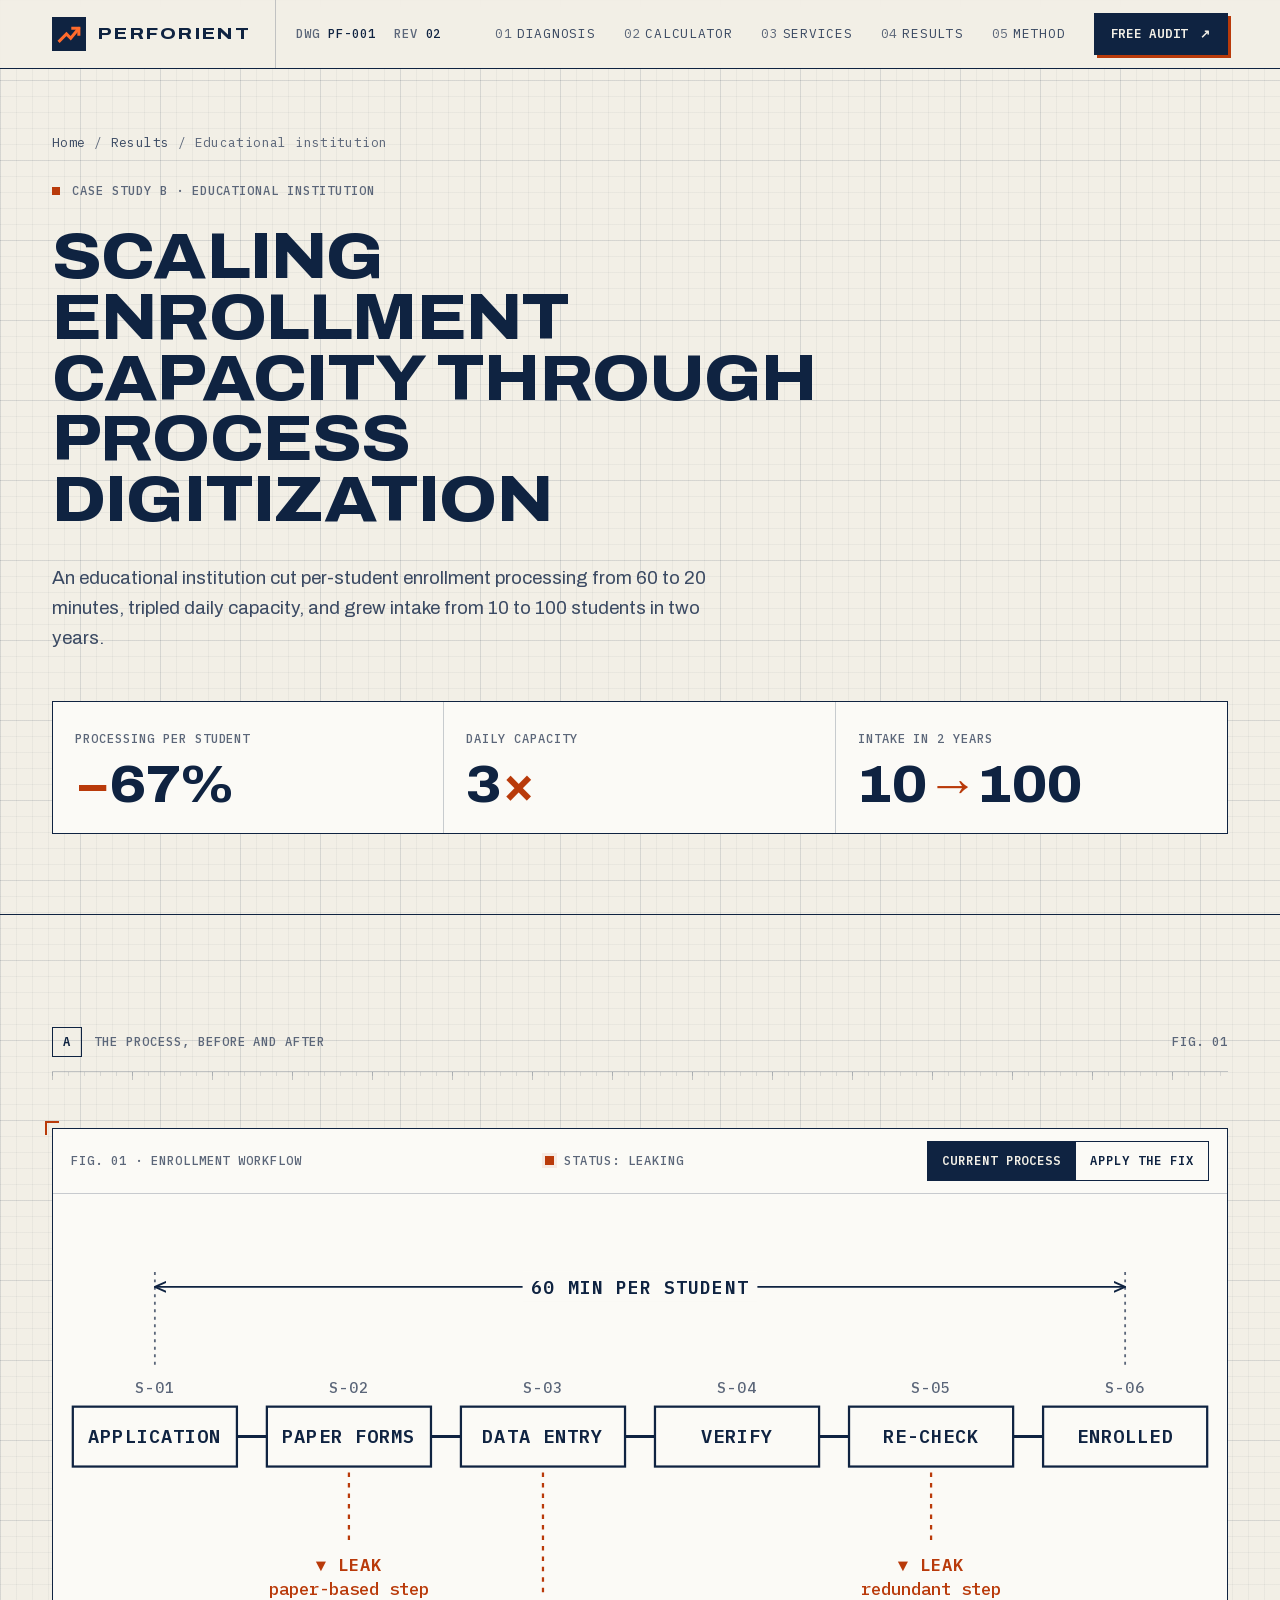
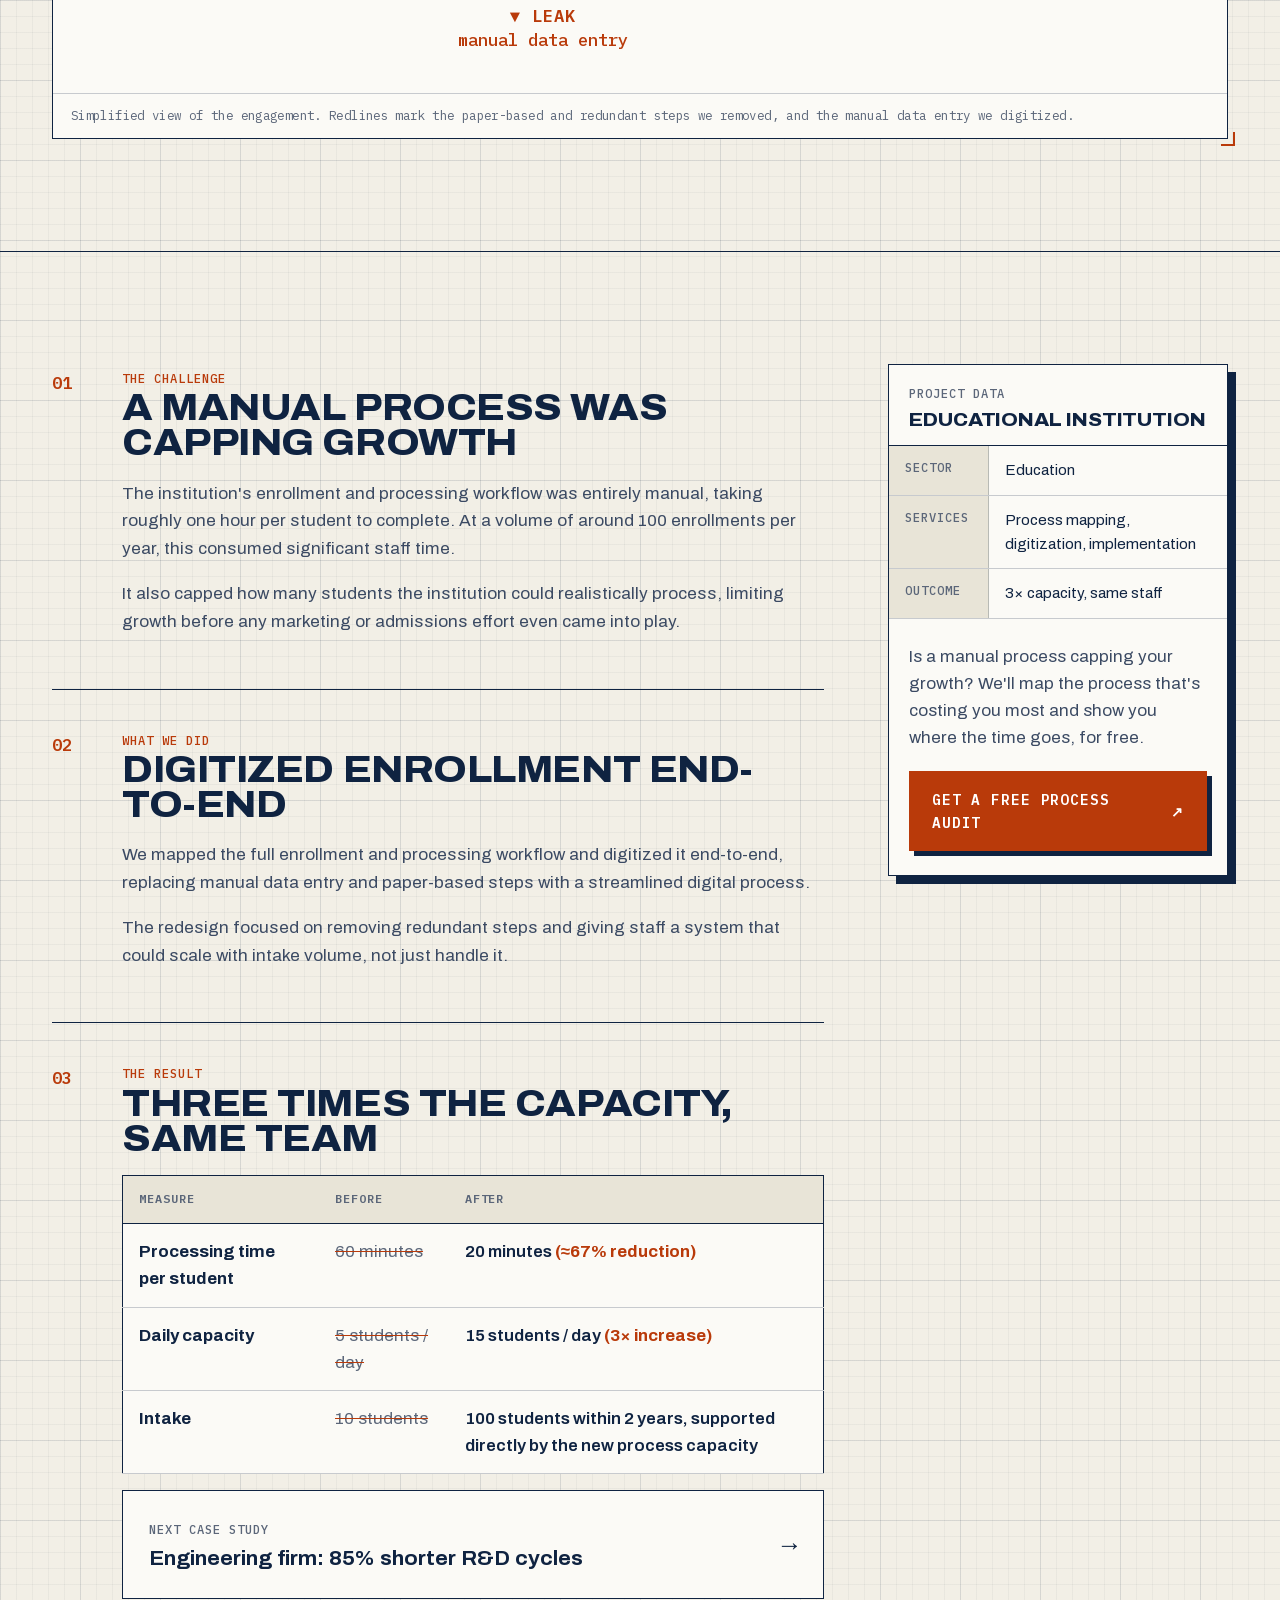
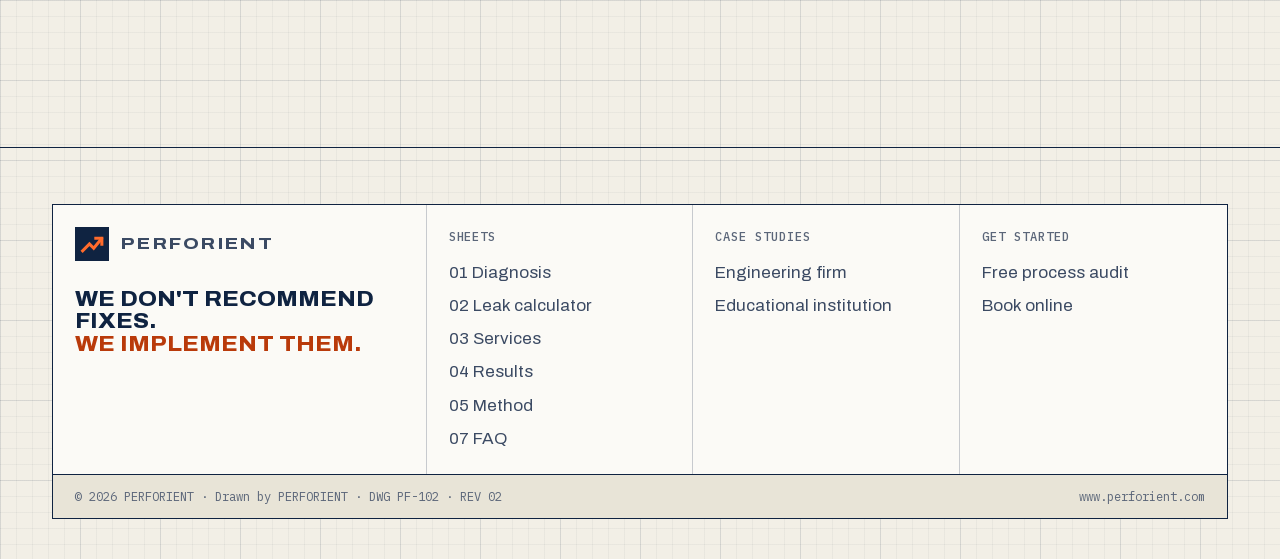
<file: case-studies/educational-institution.html>
<!doctype html>
<html lang="en">
<head>
  <meta charset="utf-8">
  <meta name="viewport" content="width=device-width, initial-scale=1">
  <title>Case Study: 3× Enrollment Capacity for an Educational Institution | PERFORIENT</title>
  <meta name="description" content="How PERFORIENT digitized an educational institution's enrollment process: 60 to 20 minutes per student (67% faster), 3× daily capacity, and intake growth from 10 to 100 students.">
  <link rel="canonical" href="https://www.perforient.com/case-studies/educational-institution.html">
  <!-- Design preview for partners: keep out of search results until this design goes live -->
  <meta name="robots" content="noindex, nofollow">
  <meta name="theme-color" content="#F2EFE6">
  <meta property="og:type" content="article">
  <meta property="og:site_name" content="PERFORIENT">
  <meta property="og:title" content="Educational Institution: 67% Faster Enrollment Processing | PERFORIENT">
  <meta property="og:description" content="60 → 20 minutes per student, 3× daily capacity, intake growth from 10 to 100 students.">
  <meta property="og:url" content="https://www.perforient.com/case-studies/educational-institution.html">
  <meta property="og:image" content="https://nasserwasfibabreak.github.io/perforient-v2/assets/img/og-image.png">
  <meta property="og:image:width" content="1200">
  <meta property="og:image:height" content="630">
  <meta property="og:image:alt" content="PERFORIENT: engineering-led process optimization for small and mid-sized businesses">
  <meta name="twitter:image" content="https://nasserwasfibabreak.github.io/perforient-v2/assets/img/og-image.png">
  <meta name="twitter:card" content="summary_large_image">

  <link rel="icon" href="../assets/img/favicon.svg" type="image/svg+xml">
  <link rel="preload" href="../assets/fonts/archivo-latin.woff2" as="font" type="font/woff2" crossorigin>
  <link rel="preload" href="../assets/fonts/plexmono-500.woff2" as="font" type="font/woff2" crossorigin>
  <link rel="stylesheet" href="../assets/css/styles.css">
  <script type="application/ld+json">
  {"@context": "https://schema.org", "@type": "Article", "headline": "Scaling Enrollment Capacity Through Process Digitization", "description": "An educational institution reduced enrollment processing from 60 to 20 minutes per student and tripled daily capacity.", "about": "Business process improvement case study", "image": "https://nasserwasfibabreak.github.io/perforient-v2/assets/img/og-image.png", "datePublished": "2026-11-08", "dateModified": "2026-11-08", "author": {"@type": "Organization", "name": "PERFORIENT", "url": "https://www.perforient.com/"}, "publisher": {"@type": "Organization", "name": "PERFORIENT", "logo": {"@type": "ImageObject", "url": "https://www.perforient.com/assets/img/logo.svg"}}, "mainEntityOfPage": "https://www.perforient.com/case-studies/educational-institution.html"}
  </script>
</head>
<body>
<a class="skip-link" href="#main">Skip to content</a>

<header class="site-header">
  <nav class="wrap nav" aria-label="Main">
    <a href="../index.html" class="brand" aria-label="PERFORIENT home">
      <svg class="brand__mark" width="34" height="34" viewBox="0 0 40 40" aria-hidden="true"><rect width="40" height="40" fill="#0F2341"/><path d="M9 28 L17 20 L22 25 L31 14" fill="none" stroke="#FF6B2C" stroke-width="3.6" stroke-linecap="square"/><path d="M24.5 13.2 L31.6 13.2 L31.6 20.3" fill="none" stroke="#FF6B2C" stroke-width="3.6" stroke-linecap="square"/></svg>
      <span class="brand__name">PERFORIENT</span>
    </a>
    <div class="nav__meta label" aria-hidden="true"><span>DWG <b>PF-001</b></span><span>REV <b>02</b></span></div>
    <button class="nav__toggle" aria-label="Open menu" aria-expanded="false" aria-controls="nav-links">
      <svg width="26" height="26" viewBox="0 0 24 24" fill="none" stroke="currentColor" stroke-width="2"><path d="M3 7h18M3 12h18M3 17h18"/></svg>
    </button>
    <ul class="nav__links" id="nav-links">
      <li><a href="../index.html#diagnosis"><span>01</span>Diagnosis</a></li>
      <li><a href="../index.html#calculator"><span>02</span>Calculator</a></li>
      <li><a href="../index.html#services"><span>03</span>Services</a></li>
      <li><a href="../index.html#results"><span>04</span>Results</a></li>
      <li><a href="../index.html#method"><span>05</span>Method</a></li>
      <li><a href="../index.html#contact" class="btn btn--solid">Free audit <span class="arr" aria-hidden="true">↗</span></a></li>
    </ul>
  </nav>
</header>

<main id="main" tabindex="-1">
  <section class="cs-hero" aria-labelledby="cs-title">
    <div class="wrap">
      <div class="crumbs"><a href="../index.html">Home</a> / <a href="../index.html#results">Results</a> / Educational institution</div>
      <div class="hero__kicker label"><span class="dot" aria-hidden="true"></span>Case study B · Educational institution</div>
      <h1 id="cs-title">Scaling enrollment capacity through process digitization</h1>
      <p class="lead">An educational institution cut per-student enrollment processing from 60 to 20 minutes, tripled daily capacity, and grew intake from 10 to 100 students in two years.</p>
      <div class="cs-kpis">
        <div><span class="label">Processing per student</span><b><em>−</em>67%</b></div>
        <div><span class="label">Daily capacity</span><b>3<em>×</em></b></div>
        <div><span class="label">Intake in 2 years</span><b>10<em>→</em>100</b></div>
      </div>
    </div>
  </section>

  <section class="sheet" aria-label="Process diagram">
    <div class="wrap">
      <div class="sheet__head"><span class="sheet__num label"><i>A</i>The process, before and after</span><span class="label">Fig. 01</span></div>
      <figure class="fig diagram" id="dg-case" data-diagram="enroll" style="margin:0">
        <div class="fig__bar">
          <span class="label">Fig. 01 · Enrollment workflow</span>
          <span class="diagram__status label" aria-live="polite"><span class="led" aria-hidden="true"></span><span>Status: leaking</span></span>
          <div class="seg" role="group" aria-label="Diagram state">
            <button type="button" data-state="before" aria-pressed="true">Current process</button>
            <button type="button" data-state="after" class="is-fix" aria-pressed="false">Apply the fix</button>
          </div>
        </div>
        <div class="diagram__svg-wrap"></div>
        <figcaption class="fig__cap">Simplified view of the engagement. Redlines mark the paper-based and redundant steps we removed, and the manual data entry we digitized.</figcaption>
      </figure>
    </div>
  </section>

  <section class="sheet" aria-label="Case study details">
    <div class="wrap cs-body">
      <article>
        <div class="cs-sec">
          <span class="n">01</span>
          <div>
            <span class="label label--red">The challenge</span>
            <h2>A manual process was capping growth</h2>
            <p>The institution's enrollment and processing workflow was entirely manual, taking roughly one hour per student to complete. At a volume of around 100 enrollments per year, this consumed significant staff time.</p>
            <p>It also capped how many students the institution could realistically process, limiting growth before any marketing or admissions effort even came into play.</p>
          </div>
        </div>
        <div class="cs-sec">
          <span class="n">02</span>
          <div>
            <span class="label label--red">What we did</span>
            <h2>Digitized enrollment end-to-end</h2>
            <p>We mapped the full enrollment and processing workflow and digitized it end-to-end, replacing manual data entry and paper-based steps with a streamlined digital process.</p>
            <p>The redesign focused on removing redundant steps and giving staff a system that could scale with intake volume, not just handle it.</p>
          </div>
        </div>
        <div class="cs-sec">
          <span class="n">03</span>
          <div>
            <span class="label label--red">The result</span>
            <h2>Three times the capacity, same team</h2>
            <table class="ba">
              <thead><tr><th scope="col">Measure</th><th scope="col">Before</th><th scope="col">After</th></tr></thead>
              <tbody>
              <tr><td>Processing time per student</td><td class="before">60 minutes</td><td class="after">20 minutes <b>(≈67% reduction)</b></td></tr>
              <tr><td>Daily capacity</td><td class="before">5 students / day</td><td class="after">15 students / day <b>(3× increase)</b></td></tr>
              <tr><td>Intake</td><td class="before">10 students</td><td class="after">100 students within 2 years, supported directly by the new process capacity</td></tr>
              </tbody>
            </table>
            <a class="next" href="engineering-firm.html">
              <div><span class="label">Next case study</span><strong>Engineering firm: 85% shorter R&amp;D cycles</strong></div>
              <span class="arr" aria-hidden="true">→</span>
            </a>
          </div>
        </div>
      </article>

      <aside class="cs-aside">
        <div class="wo">
          <div class="wo__head"><div><span class="label">Project data</span><h3>Educational institution</h3></div></div>
          <dl>
            <div><dt class="label">Sector</dt><dd>Education</dd></div>
            <div><dt class="label">Services</dt><dd>Process mapping, digitization, implementation</dd></div>
            <div><dt class="label">Outcome</dt><dd>3× capacity, same staff</dd></div>
          </dl>
          <div class="wo__body">
            <p>Is a manual process capping your growth? We'll map the process that's costing you most and show you where the time goes, for free.</p>
            <a href="../index.html#contact" class="btn btn--red btn--block" style="margin-top:20px">Get a free process audit <span class="arr" aria-hidden="true">↗</span></a>
          </div>
        </div>
      </aside>
    </div>
  </section>
</main>

<footer class="site-footer">
  <div class="wrap">
    <div class="tb">
      <div>
        <a href="../index.html" class="brand" aria-label="PERFORIENT home">
          <svg class="brand__mark" width="34" height="34" viewBox="0 0 40 40" aria-hidden="true"><rect width="40" height="40" fill="#0F2341"/><path d="M9 28 L17 20 L22 25 L31 14" fill="none" stroke="#FF6B2C" stroke-width="3.6" stroke-linecap="square"/><path d="M24.5 13.2 L31.6 13.2 L31.6 20.3" fill="none" stroke="#FF6B2C" stroke-width="3.6" stroke-linecap="square"/></svg>
          <span class="brand__name">PERFORIENT</span>
        </a>
        <p class="tb__tag">We don't recommend fixes. <span>We implement them.</span></p>
      </div>
      <div>
        <span class="label">Sheets</span>
        <ul><li><a href="../index.html#diagnosis">01 Diagnosis</a></li><li><a href="../index.html#calculator">02 Leak calculator</a></li><li><a href="../index.html#services">03 Services</a></li><li><a href="../index.html#results">04 Results</a></li><li><a href="../index.html#method">05 Method</a></li><li><a href="../index.html#faq">07 FAQ</a></li></ul>
      </div>
      <div>
        <span class="label">Case studies</span>
        <ul><li><a href="engineering-firm.html">Engineering firm</a></li><li><a href="educational-institution.html">Educational institution</a></li></ul>
      </div>
      <div>
        <span class="label">Get started</span>
        <ul><li><a href="../index.html#contact">Free process audit</a></li><li><a href="../index.html#audit-form" data-booking>Book online</a></li></ul>
      </div>
    </div>
    <div class="tb__bar"><span>© <span data-year>2026</span> PERFORIENT · Drawn by PERFORIENT · DWG PF-102 · REV 02</span><span>www.perforient.com</span></div>
  </div>
</footer>

<script src="../assets/js/main.js"></script>
</body>
</html>
</file>
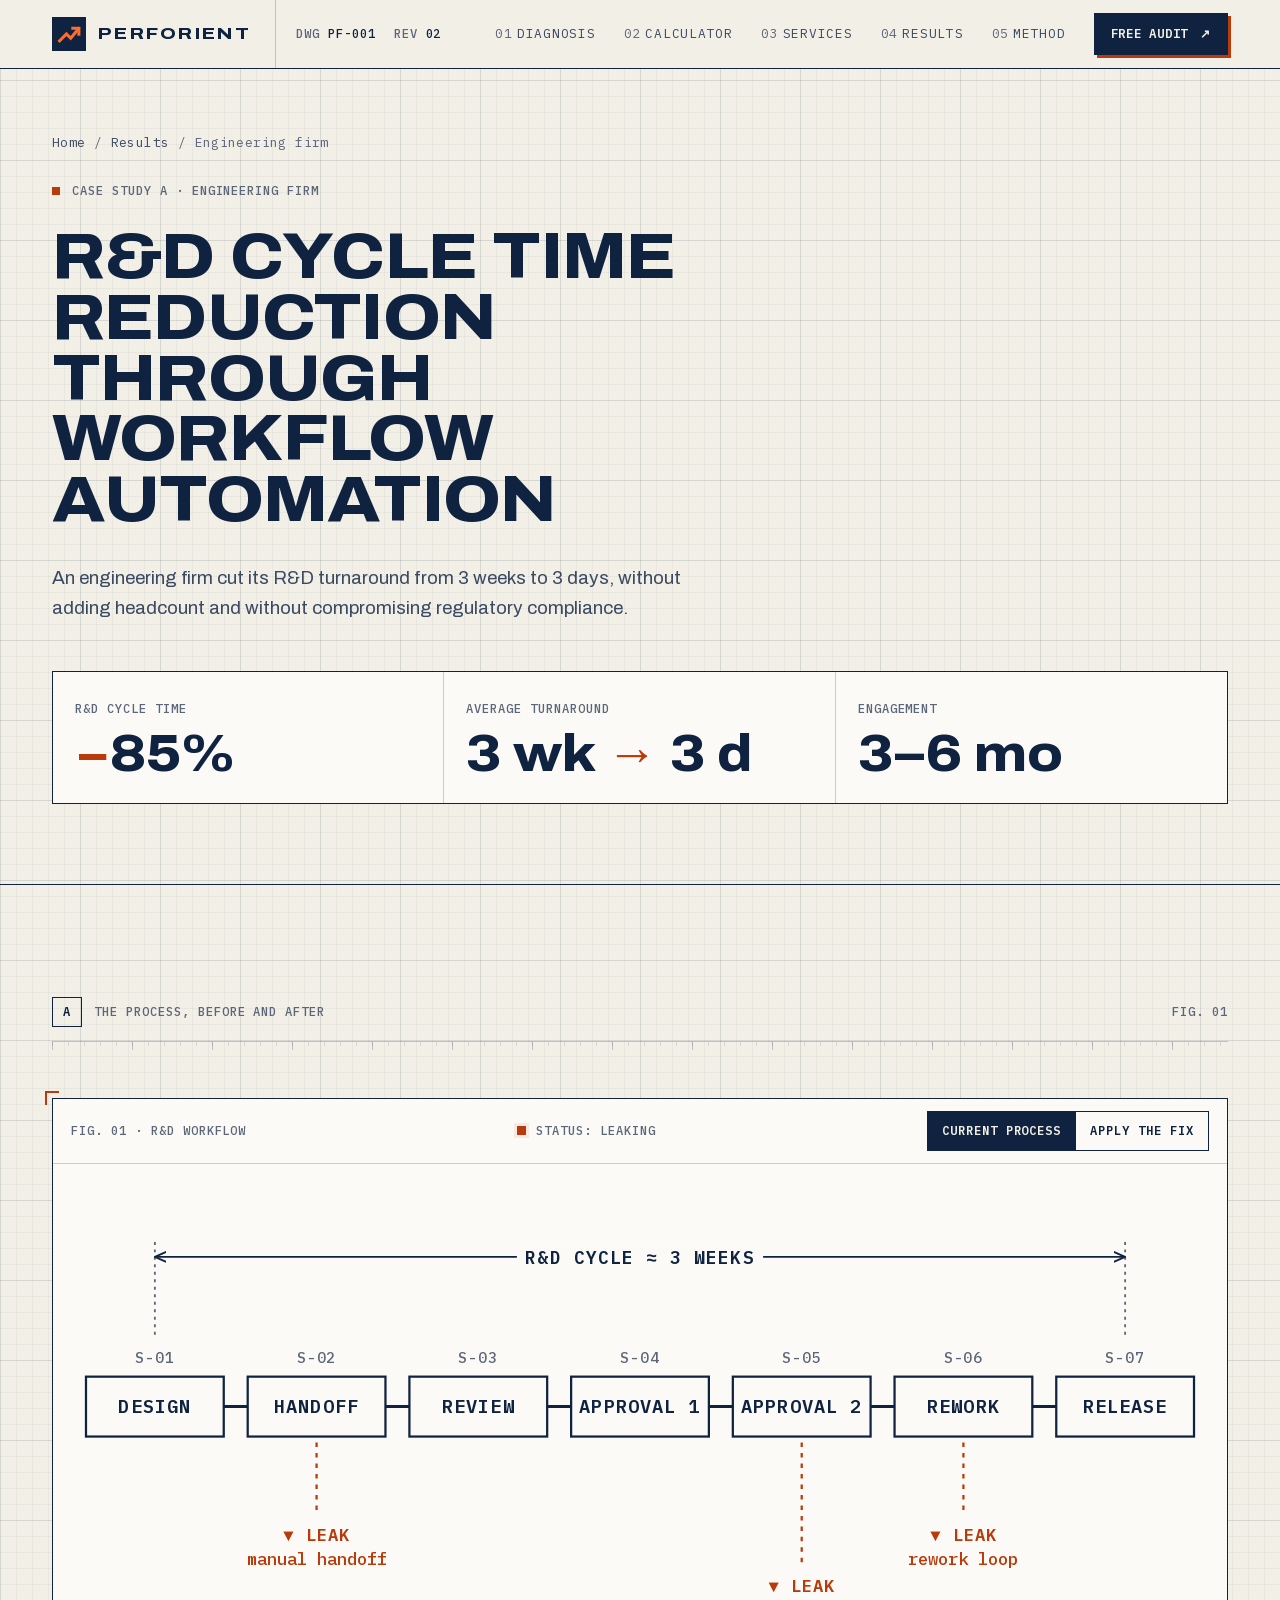
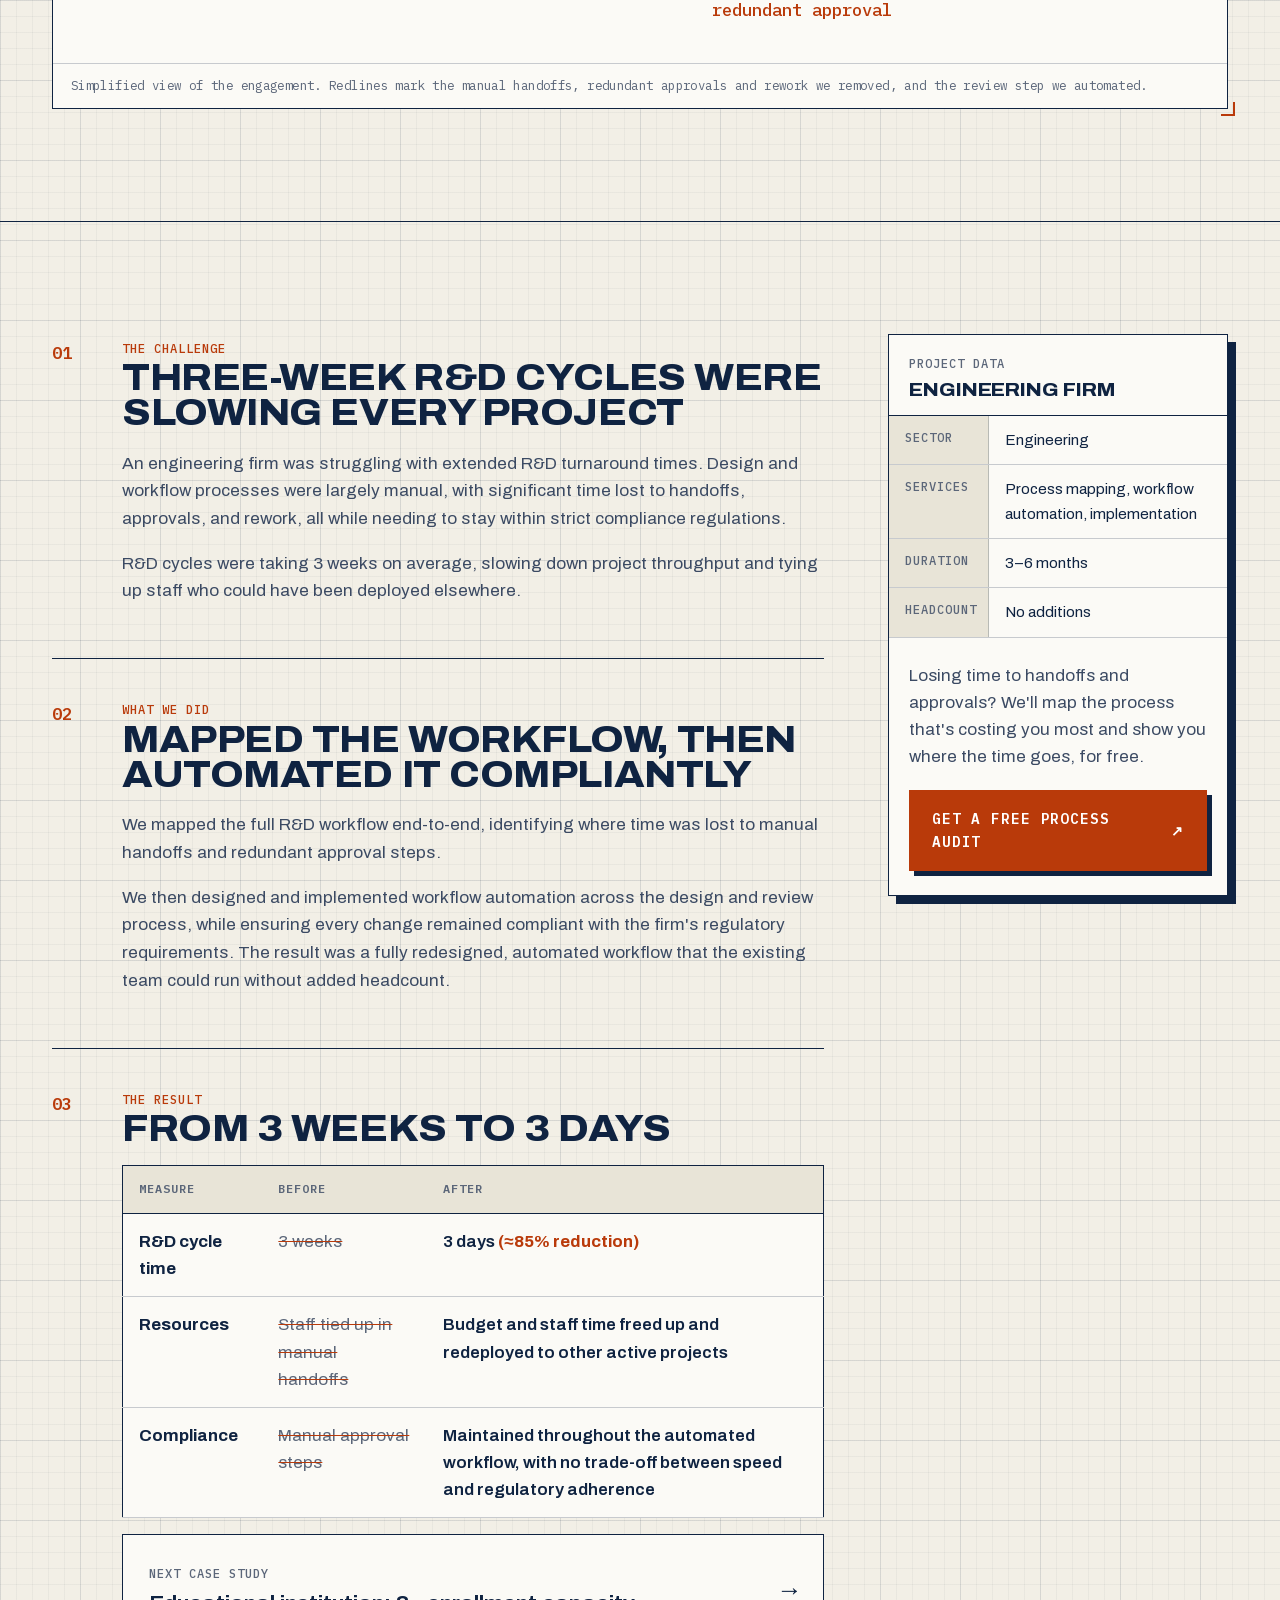
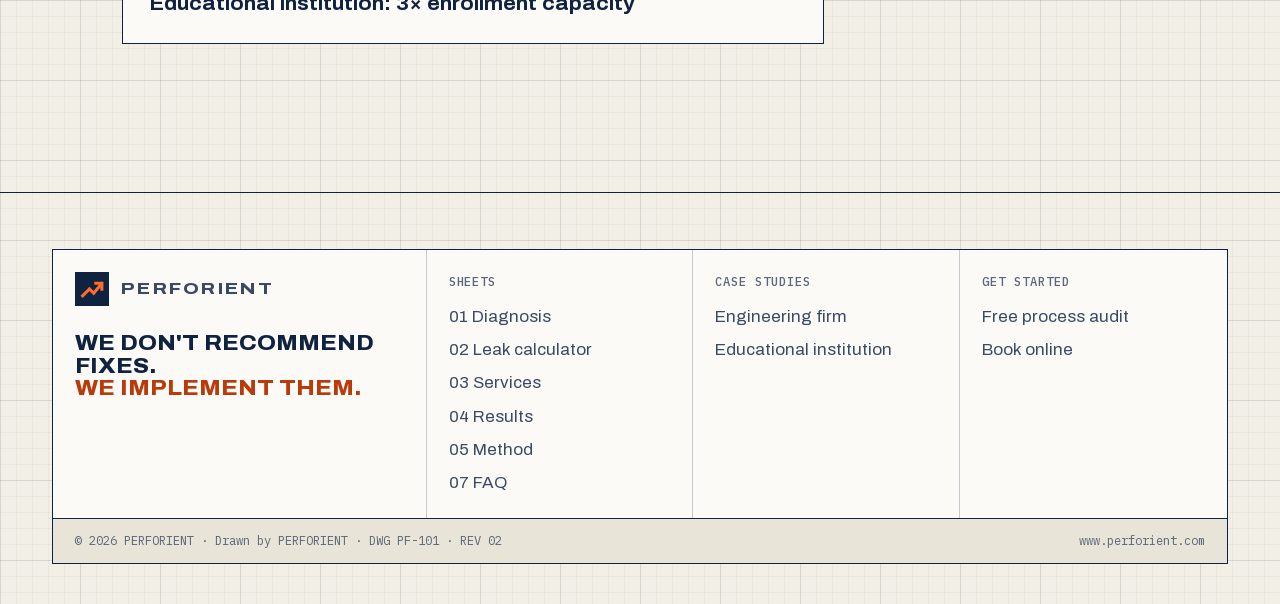
<file: case-studies/engineering-firm.html>
<!doctype html>
<html lang="en">
<head>
  <meta charset="utf-8">
  <meta name="viewport" content="width=device-width, initial-scale=1">
  <title>Case Study: 85% Shorter R&amp;D Cycle Time for an Engineering Firm | PERFORIENT</title>
  <meta name="description" content="How PERFORIENT cut an engineering firm's R&amp;D cycle time from 3 weeks to 3 days (85% reduction) through compliant workflow automation, with no added headcount.">
  <link rel="canonical" href="https://www.perforient.com/case-studies/engineering-firm.html">
  <!-- Design preview for partners: keep out of search results until this design goes live -->
  <meta name="robots" content="noindex, nofollow">
  <meta name="theme-color" content="#F2EFE6">
  <meta property="og:type" content="article">
  <meta property="og:site_name" content="PERFORIENT">
  <meta property="og:title" content="Engineering Firm: R&amp;D Cycle Time 3 Weeks → 3 Days | PERFORIENT">
  <meta property="og:description" content="85% reduction in R&amp;D cycle time through compliant workflow automation.">
  <meta property="og:url" content="https://www.perforient.com/case-studies/engineering-firm.html">
  <meta property="og:image" content="https://nasserwasfibabreak.github.io/perforient-v2/assets/img/og-image.png">
  <meta property="og:image:width" content="1200">
  <meta property="og:image:height" content="630">
  <meta property="og:image:alt" content="PERFORIENT: engineering-led process optimization for small and mid-sized businesses">
  <meta name="twitter:image" content="https://nasserwasfibabreak.github.io/perforient-v2/assets/img/og-image.png">
  <meta name="twitter:card" content="summary_large_image">

  <link rel="icon" href="../assets/img/favicon.svg" type="image/svg+xml">
  <link rel="preload" href="../assets/fonts/archivo-latin.woff2" as="font" type="font/woff2" crossorigin>
  <link rel="preload" href="../assets/fonts/plexmono-500.woff2" as="font" type="font/woff2" crossorigin>
  <link rel="stylesheet" href="../assets/css/styles.css">
  <script type="application/ld+json">
  {"@context": "https://schema.org", "@type": "Article", "headline": "R&D Cycle Time Reduction Through Workflow Automation", "description": "An engineering firm cut R&D cycle time from 3 weeks to 3 days (85% reduction) while staying fully compliant.", "about": "Business process improvement case study", "image": "https://nasserwasfibabreak.github.io/perforient-v2/assets/img/og-image.png", "datePublished": "2026-11-08", "dateModified": "2026-11-08", "author": {"@type": "Organization", "name": "PERFORIENT", "url": "https://www.perforient.com/"}, "publisher": {"@type": "Organization", "name": "PERFORIENT", "logo": {"@type": "ImageObject", "url": "https://www.perforient.com/assets/img/logo.svg"}}, "mainEntityOfPage": "https://www.perforient.com/case-studies/engineering-firm.html"}
  </script>
</head>
<body>
<a class="skip-link" href="#main">Skip to content</a>

<header class="site-header">
  <nav class="wrap nav" aria-label="Main">
    <a href="../index.html" class="brand" aria-label="PERFORIENT home">
      <svg class="brand__mark" width="34" height="34" viewBox="0 0 40 40" aria-hidden="true"><rect width="40" height="40" fill="#0F2341"/><path d="M9 28 L17 20 L22 25 L31 14" fill="none" stroke="#FF6B2C" stroke-width="3.6" stroke-linecap="square"/><path d="M24.5 13.2 L31.6 13.2 L31.6 20.3" fill="none" stroke="#FF6B2C" stroke-width="3.6" stroke-linecap="square"/></svg>
      <span class="brand__name">PERFORIENT</span>
    </a>
    <div class="nav__meta label" aria-hidden="true"><span>DWG <b>PF-001</b></span><span>REV <b>02</b></span></div>
    <button class="nav__toggle" aria-label="Open menu" aria-expanded="false" aria-controls="nav-links">
      <svg width="26" height="26" viewBox="0 0 24 24" fill="none" stroke="currentColor" stroke-width="2"><path d="M3 7h18M3 12h18M3 17h18"/></svg>
    </button>
    <ul class="nav__links" id="nav-links">
      <li><a href="../index.html#diagnosis"><span>01</span>Diagnosis</a></li>
      <li><a href="../index.html#calculator"><span>02</span>Calculator</a></li>
      <li><a href="../index.html#services"><span>03</span>Services</a></li>
      <li><a href="../index.html#results"><span>04</span>Results</a></li>
      <li><a href="../index.html#method"><span>05</span>Method</a></li>
      <li><a href="../index.html#contact" class="btn btn--solid">Free audit <span class="arr" aria-hidden="true">↗</span></a></li>
    </ul>
  </nav>
</header>

<main id="main" tabindex="-1">
  <section class="cs-hero" aria-labelledby="cs-title">
    <div class="wrap">
      <div class="crumbs"><a href="../index.html">Home</a> / <a href="../index.html#results">Results</a> / Engineering firm</div>
      <div class="hero__kicker label"><span class="dot" aria-hidden="true"></span>Case study A · Engineering firm</div>
      <h1 id="cs-title">R&amp;D cycle time reduction through workflow automation</h1>
      <p class="lead">An engineering firm cut its R&amp;D turnaround from 3 weeks to 3 days, without adding headcount and without compromising regulatory compliance.</p>
      <div class="cs-kpis">
        <div><span class="label">R&amp;D cycle time</span><b><em>−</em>85%</b></div>
        <div><span class="label">Average turnaround</span><b>3 wk <em>→</em> 3 d</b></div>
        <div><span class="label">Engagement</span><b>3–6 mo</b></div>
      </div>
    </div>
  </section>

  <section class="sheet" aria-label="Process diagram">
    <div class="wrap">
      <div class="sheet__head"><span class="sheet__num label"><i>A</i>The process, before and after</span><span class="label">Fig. 01</span></div>
      <figure class="fig diagram" id="dg-case" data-diagram="rd" style="margin:0">
        <div class="fig__bar">
          <span class="label">Fig. 01 · R&amp;D workflow</span>
          <span class="diagram__status label" aria-live="polite"><span class="led" aria-hidden="true"></span><span>Status: leaking</span></span>
          <div class="seg" role="group" aria-label="Diagram state">
            <button type="button" data-state="before" aria-pressed="true">Current process</button>
            <button type="button" data-state="after" class="is-fix" aria-pressed="false">Apply the fix</button>
          </div>
        </div>
        <div class="diagram__svg-wrap"></div>
        <figcaption class="fig__cap">Simplified view of the engagement. Redlines mark the manual handoffs, redundant approvals and rework we removed, and the review step we automated.</figcaption>
      </figure>
    </div>
  </section>

  <section class="sheet" aria-label="Case study details">
    <div class="wrap cs-body">
      <article>
        <div class="cs-sec">
          <span class="n">01</span>
          <div>
            <span class="label label--red">The challenge</span>
            <h2>Three-week R&amp;D cycles were slowing every project</h2>
            <p>An engineering firm was struggling with extended R&amp;D turnaround times. Design and workflow processes were largely manual, with significant time lost to handoffs, approvals, and rework, all while needing to stay within strict compliance regulations.</p>
            <p>R&amp;D cycles were taking 3 weeks on average, slowing down project throughput and tying up staff who could have been deployed elsewhere.</p>
          </div>
        </div>
        <div class="cs-sec">
          <span class="n">02</span>
          <div>
            <span class="label label--red">What we did</span>
            <h2>Mapped the workflow, then automated it compliantly</h2>
            <p>We mapped the full R&amp;D workflow end-to-end, identifying where time was lost to manual handoffs and redundant approval steps.</p>
            <p>We then designed and implemented workflow automation across the design and review process, while ensuring every change remained compliant with the firm's regulatory requirements. The result was a fully redesigned, automated workflow that the existing team could run without added headcount.</p>
          </div>
        </div>
        <div class="cs-sec">
          <span class="n">03</span>
          <div>
            <span class="label label--red">The result</span>
            <h2>From 3 weeks to 3 days</h2>
            <table class="ba">
              <thead><tr><th scope="col">Measure</th><th scope="col">Before</th><th scope="col">After</th></tr></thead>
              <tbody>
              <tr><td>R&amp;D cycle time</td><td class="before">3 weeks</td><td class="after">3 days <b>(≈85% reduction)</b></td></tr>
              <tr><td>Resources</td><td class="before">Staff tied up in manual handoffs</td><td class="after">Budget and staff time freed up and redeployed to other active projects</td></tr>
              <tr><td>Compliance</td><td class="before">Manual approval steps</td><td class="after">Maintained throughout the automated workflow, with no trade-off between speed and regulatory adherence</td></tr>
              </tbody>
            </table>
            <a class="next" href="educational-institution.html">
              <div><span class="label">Next case study</span><strong>Educational institution: 3× enrollment capacity</strong></div>
              <span class="arr" aria-hidden="true">→</span>
            </a>
          </div>
        </div>
      </article>

      <aside class="cs-aside">
        <div class="wo">
          <div class="wo__head"><div><span class="label">Project data</span><h3>Engineering firm</h3></div></div>
          <dl>
            <div><dt class="label">Sector</dt><dd>Engineering</dd></div>
            <div><dt class="label">Services</dt><dd>Process mapping, workflow automation, implementation</dd></div>
            <div><dt class="label">Duration</dt><dd>3–6 months</dd></div>
            <div><dt class="label">Headcount</dt><dd>No additions</dd></div>
          </dl>
          <div class="wo__body">
            <p>Losing time to handoffs and approvals? We'll map the process that's costing you most and show you where the time goes, for free.</p>
            <a href="../index.html#contact" class="btn btn--red btn--block" style="margin-top:20px">Get a free process audit <span class="arr" aria-hidden="true">↗</span></a>
          </div>
        </div>
      </aside>
    </div>
  </section>
</main>

<footer class="site-footer">
  <div class="wrap">
    <div class="tb">
      <div>
        <a href="../index.html" class="brand" aria-label="PERFORIENT home">
          <svg class="brand__mark" width="34" height="34" viewBox="0 0 40 40" aria-hidden="true"><rect width="40" height="40" fill="#0F2341"/><path d="M9 28 L17 20 L22 25 L31 14" fill="none" stroke="#FF6B2C" stroke-width="3.6" stroke-linecap="square"/><path d="M24.5 13.2 L31.6 13.2 L31.6 20.3" fill="none" stroke="#FF6B2C" stroke-width="3.6" stroke-linecap="square"/></svg>
          <span class="brand__name">PERFORIENT</span>
        </a>
        <p class="tb__tag">We don't recommend fixes. <span>We implement them.</span></p>
      </div>
      <div>
        <span class="label">Sheets</span>
        <ul><li><a href="../index.html#diagnosis">01 Diagnosis</a></li><li><a href="../index.html#calculator">02 Leak calculator</a></li><li><a href="../index.html#services">03 Services</a></li><li><a href="../index.html#results">04 Results</a></li><li><a href="../index.html#method">05 Method</a></li><li><a href="../index.html#faq">07 FAQ</a></li></ul>
      </div>
      <div>
        <span class="label">Case studies</span>
        <ul><li><a href="engineering-firm.html">Engineering firm</a></li><li><a href="educational-institution.html">Educational institution</a></li></ul>
      </div>
      <div>
        <span class="label">Get started</span>
        <ul><li><a href="../index.html#contact">Free process audit</a></li><li><a href="../index.html#audit-form" data-booking>Book online</a></li></ul>
      </div>
    </div>
    <div class="tb__bar"><span>© <span data-year>2026</span> PERFORIENT · Drawn by PERFORIENT · DWG PF-101 · REV 02</span><span>www.perforient.com</span></div>
  </div>
</footer>

<script src="../assets/js/main.js"></script>
</body>
</html>
</file>
<file: assets/css/styles.css>
/* =====================================================================
   PERFORIENT — "Engineering Blueprint" design system
   The site is drawn like a drawing set: paper, grid, ink, dimension
   lines, and red-orange "redline" markups for the fixes we make.
   ===================================================================== */

/* ---------- Fonts (self-hosted, SIL Open Font License) ---------- */
@font-face {
  font-family: "Archivo"; font-style: normal; font-display: swap;
  font-weight: 100 900; font-stretch: 62% 125%;
  src: url("../fonts/archivo-latin.woff2") format("woff2");
}
@font-face { font-family: "Plex Mono"; font-weight: 400; font-display: swap; src: url("../fonts/plexmono-400.woff2") format("woff2"); }
@font-face { font-family: "Plex Mono"; font-weight: 500; font-display: swap; src: url("../fonts/plexmono-500.woff2") format("woff2"); }
@font-face { font-family: "Plex Mono"; font-weight: 600; font-display: swap; src: url("../fonts/plexmono-600.woff2") format("woff2"); }

/* ---------- Tokens ---------- */
:root {
  /* paper & ink */
  --paper: #F2EFE6;
  --paper-2: #E8E4D7;
  --card: #FBFAF6;
  --ink: #0F2341;
  --ink-2: #3B4A63;
  --ink-3: #5B6679;
  --rule: rgba(15, 35, 65, .22);
  --hair: rgba(15, 35, 65, .12);
  --grid-minor: rgba(15, 35, 65, .045);
  --grid-major: rgba(15, 35, 65, .085);

  /* redline (fixes, emphasis) — #B93A0A passes AA on paper (5.0:1) and with white (5.7:1) */
  --red: #B93A0A;
  --red-ink: #8F2C06;
  --red-bright: #FF6B2C;
  --red-wash: rgba(185, 58, 10, .08);

  /* blueprint sheets */
  --bp: #0D2B52;
  --bp-2: #11356A;
  --bp-line: rgba(220, 230, 245, .16);
  --bp-grid-minor: rgba(220, 230, 245, .05);
  --bp-grid-major: rgba(220, 230, 245, .09);
  --bp-text: #DCE6F5;
  --bp-muted: #9FB3CF;

  --f-display: "Archivo", "Helvetica Neue", Arial, sans-serif;
  --f-mono: "Plex Mono", ui-monospace, "SF Mono", Menlo, Consolas, monospace;

  --wrap: 1240px;
  --gutter: 32px;
  --header-h: 68px;
}

/* ---------- Base ---------- */
*, *::before, *::after { box-sizing: border-box; }
html { scroll-behavior: smooth; scroll-padding-top: calc(var(--header-h) + 16px); -webkit-text-size-adjust: 100%; }
body {
  margin: 0;
  font-family: var(--f-display);
  font-size: 17px;
  line-height: 1.6;
  color: var(--ink);
  background-color: var(--paper);
  background-image:
    linear-gradient(var(--grid-major) 1px, transparent 1px),
    linear-gradient(90deg, var(--grid-major) 1px, transparent 1px),
    linear-gradient(var(--grid-minor) 1px, transparent 1px),
    linear-gradient(90deg, var(--grid-minor) 1px, transparent 1px);
  background-size: 80px 80px, 80px 80px, 16px 16px, 16px 16px;
  -webkit-font-smoothing: antialiased;
  text-rendering: optimizeLegibility;
}
img, svg { display: block; max-width: 100%; }
a { color: inherit; }
::selection { background: var(--red); color: #fff; }
h1, h2, h3, h4 { margin: 0 0 .5em; line-height: 1.02; color: inherit; font-weight: 800; }
h1, h2 { font-stretch: 112%; text-transform: uppercase; letter-spacing: -0.012em; }
h1 { font-size: clamp(2.3rem, 4.9vw, 4.5rem); line-height: .95; }
h2 { font-size: clamp(2rem, 4.4vw, 3.6rem); line-height: .96; }
h3 { font-size: 1.3rem; font-stretch: 105%; letter-spacing: -0.005em; line-height: 1.15; }
p { margin: 0 0 1em; }
strong { font-weight: 700; }

.wrap { width: 100%; max-width: var(--wrap); margin: 0 auto; padding: 0 var(--gutter); }
.mono { font-family: var(--f-mono); }
.red { color: var(--red); }
.visually-hidden { position: absolute !important; width: 1px; height: 1px; overflow: hidden; clip: rect(0 0 0 0); white-space: nowrap; }

/* Annotation label: mono, uppercase, tracked */
.label {
  font-family: var(--f-mono); font-size: .76rem; font-weight: 500;
  letter-spacing: .08em; text-transform: uppercase; color: var(--ink-3);
}
.label--red { color: var(--red); }
.lead { font-size: 1.18rem; color: var(--ink-2); max-width: 62ch; }

/* ---------- Skip link ---------- */
.skip-link {
  position: absolute; left: 16px; top: -100px; z-index: 200;
  background: var(--ink); color: var(--paper); font-family: var(--f-mono); font-size: .9rem;
  padding: 12px 16px; text-decoration: none;
}
.skip-link:focus { top: 12px; outline: 3px solid var(--red-bright); outline-offset: 2px; }
main:focus { outline: none; }
:focus-visible { outline: 2px solid var(--red); outline-offset: 3px; }

/* ---------- Buttons ---------- */
.btn {
  --b: var(--ink);
  display: inline-flex; align-items: center; justify-content: center; gap: 12px;
  font-family: var(--f-mono); font-weight: 600; font-size: .9rem; letter-spacing: .06em; text-transform: uppercase;
  padding: 16px 22px; min-height: 52px;
  border: 1.5px solid var(--b); border-radius: 0;
  text-decoration: none; cursor: pointer; background: transparent; color: var(--ink);
  position: relative;
  transition: background .18s ease, color .18s ease, border-color .18s ease, transform .18s ease, box-shadow .18s ease;
}
.btn .arr { transition: transform .2s ease; display: inline-block; }
.btn:hover .arr { transform: translate(3px, -3px); }
.btn--solid { background: var(--ink); color: var(--paper); box-shadow: 5px 5px 0 var(--red); }
.btn--solid:hover { transform: translate(-2px, -2px); box-shadow: 7px 7px 0 var(--red); }
.btn--red { --b: var(--red); background: var(--red); color: #fff; box-shadow: 5px 5px 0 var(--ink); }
.btn--red:hover { transform: translate(-2px, -2px); box-shadow: 7px 7px 0 var(--ink); }
.btn--line:hover { background: var(--ink); color: var(--paper); }
.btn--light { --b: var(--bp-text); color: #fff; }
.btn--light:hover { background: #fff; color: var(--bp); }
.btn--block { width: 100%; }
.btn--sm { min-height: 42px; padding: 10px 16px; font-size: .8rem; }

.link {
  font-family: var(--f-mono); font-size: .88rem; font-weight: 500; letter-spacing: .04em; text-transform: uppercase;
  color: inherit; text-decoration: none;
  background-image: linear-gradient(currentColor, currentColor);
  background-size: 100% 1.5px; background-position: 0 100%; background-repeat: no-repeat;
  padding-bottom: 3px; transition: color .15s, background-size .25s;
}
.link:hover { color: var(--red); }

/* ---------- Header: drawing title strip ---------- */
.site-header {
  position: sticky; top: 0; z-index: 100;
  background: rgba(242, 239, 230, .92);
  backdrop-filter: blur(10px) saturate(140%);
  -webkit-backdrop-filter: blur(10px) saturate(140%);
  border-bottom: 1.5px solid var(--ink);
}
.nav { display: flex; align-items: stretch; height: var(--header-h); }
.brand {
  display: inline-flex; align-items: center; gap: 12px; text-decoration: none; color: var(--ink);
  padding-right: 24px; border-right: 1px solid var(--rule); margin-right: 20px; flex: none;
}
.brand__mark { width: 34px; height: 34px; flex: none; }
.brand__name { font-weight: 800; font-stretch: 118%; letter-spacing: .14em; font-size: 1.02rem; }
.nav__meta { display: flex; align-items: center; gap: 18px; color: var(--ink-3); }
.nav__meta b { color: var(--ink); font-weight: 500; }
.nav__links { display: flex; align-items: center; gap: 4px; list-style: none; margin: 0 0 0 auto; padding: 0; }
.nav__links a:not(.btn) {
  display: inline-block; padding: 8px 12px; text-decoration: none;
  font-family: var(--f-mono); font-size: .8rem; letter-spacing: .06em; text-transform: uppercase; color: var(--ink-2);
}
.nav__links a:not(.btn):hover { color: var(--red); }
.nav__links a:not(.btn) span { color: var(--ink-3); margin-right: 4px; }
.nav__links .btn { margin-left: 12px; min-height: 42px; padding: 10px 16px; font-size: .78rem; box-shadow: 3px 3px 0 var(--red); }
.nav__toggle { display: none; margin-left: auto; background: none; border: 0; color: var(--ink); cursor: pointer; padding: 10px; }
.nav__toggle svg { width: 26px; height: 26px; }

/* ---------- Sheets (sections) ---------- */
.sheet { position: relative; padding: 112px 0; border-bottom: 1.5px solid var(--ink); }
.sheet__head {
  display: flex; justify-content: space-between; align-items: center; gap: 16px; flex-wrap: wrap;
  padding-bottom: 14px; margin-bottom: 56px;
  border-bottom: 1px solid var(--rule);
  position: relative;
}
/* tick ruler under each sheet head */
.sheet__head::after {
  content: ""; position: absolute; left: 0; right: 0; bottom: -9px; height: 8px;
  background-image:
    repeating-linear-gradient(90deg, var(--rule) 0 1px, transparent 1px 80px),
    repeating-linear-gradient(90deg, var(--hair) 0 1px, transparent 1px 16px);
  background-size: 100% 8px, 100% 4px; background-repeat: no-repeat;
}
.sheet__num { display: inline-flex; align-items: center; gap: 12px; }
.sheet__num i {
  font-style: normal; display: inline-grid; place-items: center; min-width: 30px; height: 30px; padding: 0 6px;
  border: 1.5px solid currentColor; color: var(--ink); font-weight: 600;
}
.sheet__intro { display: grid; grid-template-columns: 1.1fr .9fr; gap: 48px; align-items: end; margin-bottom: 64px; }
.sheet__intro .lead { margin: 0; }

.sheet--bp {
  background-color: var(--bp); color: var(--bp-text); border-bottom-color: var(--bp);
  background-image:
    linear-gradient(var(--bp-grid-major) 1px, transparent 1px),
    linear-gradient(90deg, var(--bp-grid-major) 1px, transparent 1px),
    linear-gradient(var(--bp-grid-minor) 1px, transparent 1px),
    linear-gradient(90deg, var(--bp-grid-minor) 1px, transparent 1px);
  background-size: 80px 80px, 80px 80px, 16px 16px, 16px 16px;
}
.sheet--bp h2, .sheet--bp h3 { color: #fff; }
.sheet--bp .label { color: var(--bp-muted); }
.sheet--bp .label--red, .sheet--bp .red { color: var(--red-bright); }
.sheet--bp .lead { color: var(--bp-text); }
.sheet--bp .sheet__head { border-bottom-color: var(--bp-line); }
.sheet--bp .sheet__head::after {
  background-image:
    repeating-linear-gradient(90deg, var(--bp-line) 0 1px, transparent 1px 80px),
    repeating-linear-gradient(90deg, var(--bp-grid-major) 0 1px, transparent 1px 16px);
}
.sheet--bp .sheet__num i { color: #fff; }
.sheet--bp :focus-visible { outline-color: var(--red-bright); }

/* Figure frame with crop marks */
.fig { position: relative; border: 1.5px solid var(--ink); background: var(--card); }
.fig::before, .fig::after {
  content: ""; position: absolute; width: 14px; height: 14px; pointer-events: none;
  border-color: var(--red); border-style: solid;
}
.fig::before { top: -8px; left: -8px; border-width: 2px 0 0 2px; }
.fig::after { bottom: -8px; right: -8px; border-width: 0 2px 2px 0; }
.fig__bar {
  display: flex; justify-content: space-between; align-items: center; gap: 16px; flex-wrap: wrap;
  padding: 12px 18px; border-bottom: 1px solid var(--rule);
}
.fig__cap { padding: 12px 18px; border-top: 1px solid var(--rule); color: var(--ink-3); font-family: var(--f-mono); font-size: .78rem; letter-spacing: .03em; }
.sheet--bp .fig { background: var(--bp-2); border-color: var(--bp-line); }
.sheet--bp .fig::before, .sheet--bp .fig::after { border-color: var(--red-bright); }
.sheet--bp .fig__bar, .sheet--bp .fig__cap { border-color: var(--bp-line); color: var(--bp-muted); }

/* Segmented toggle (BEFORE / AFTER) */
.seg { display: inline-flex; border: 1.5px solid var(--ink); }
.seg button {
  font-family: var(--f-mono); font-size: .76rem; font-weight: 600; letter-spacing: .08em; text-transform: uppercase;
  background: transparent; color: var(--ink); border: 0; padding: 9px 14px; cursor: pointer; min-height: 38px;
}
.seg button + button { border-left: 1.5px solid var(--ink); }
.seg button[aria-pressed="true"] { background: var(--ink); color: var(--paper); }
.seg button[aria-pressed="true"].is-fix { background: var(--red); color: #fff; }

/* ---------- HERO ---------- */
.hero { padding: 56px 0 88px; border-bottom: 1.5px solid var(--ink); }
.hero__top { display: grid; grid-template-columns: 1fr 360px; gap: 56px; align-items: end; margin-bottom: 44px; }
.hero__kicker { display: flex; align-items: baseline; gap: 12px; margin-bottom: 26px; }
.hero__kicker .dot { width: 8px; height: 8px; background: var(--red); display: inline-block; flex: none; }
.hero h1 { margin: 0; }
.hero h1 .strike { position: relative; white-space: nowrap; }
.hero h1 .strike::after {
  content: ""; position: absolute; left: -1%; right: -1%; bottom: -.04em; height: .085em; background: var(--red);
  transform: scaleX(0) rotate(-1.2deg); transform-origin: left; transition: transform .9s cubic-bezier(.6,.0,.2,1) .5s;
}
.hero.is-ready h1 .strike::after { transform: scaleX(1) rotate(-1.2deg); }
.hero h1 .fix { color: var(--red); }
.hero__aside { border-left: 1.5px solid var(--ink); padding-left: 28px; }
.hero__aside p { color: var(--ink-2); font-size: 1.1rem; }
.hero__ctas { display: flex; flex-direction: column; align-items: flex-start; gap: 22px; margin-top: 26px; }

/* Title-block style results strip under hero */
.tblock { display: grid; grid-template-columns: repeat(4, 1fr); border: 1.5px solid var(--ink); border-top: 0; background: var(--card); }
.tblock > div { padding: 16px 18px; border-right: 1px solid var(--rule); }
.tblock > div:last-child { border-right: 0; }
.tblock b { display: block; font-size: 1.9rem; font-stretch: 112%; font-weight: 800; line-height: 1.05; margin-top: 4px; }
.tblock b em { font-style: normal; color: var(--red); }

/* ---------- Process diagram (generated by JS) ---------- */
.diagram { position: relative; }
.diagram svg { width: 100%; height: auto; overflow: visible; }
.diagram__svg-wrap { padding: 18px 18px 8px; }
.dg-pipe { stroke: var(--ink); stroke-width: 2; fill: none; }
.dg-pipe-fast { stroke: var(--red); stroke-width: 2; fill: none; stroke-dasharray: 6 6; opacity: 0; transition: opacity .5s; }
.dg-st rect { fill: var(--card); stroke: var(--ink); stroke-width: 1.5; transition: opacity .5s, stroke .3s; }
.dg-st text { font-family: var(--f-mono); font-size: 12.5px; font-weight: 600; letter-spacing: .06em; fill: var(--ink); transition: opacity .5s; }
.dg-st .dg-idx { font-size: 10px; font-weight: 500; fill: var(--ink-3); }
.dg-x { stroke: var(--red); stroke-width: 2.5; stroke-linecap: round; stroke-dasharray: 160; stroke-dashoffset: 160; transition: stroke-dashoffset .45s ease; }
.dg-tag { opacity: 0; transition: opacity .4s .3s; }
.dg-tag rect { fill: var(--red); }
.dg-tag text { font-family: var(--f-mono); font-size: 10px; font-weight: 600; letter-spacing: .08em; fill: #fff; }
.dg-leak line { stroke: var(--red); stroke-width: 1.5; stroke-dasharray: 3 4; transition: opacity .4s; }
.dg-leak text { font-family: var(--f-mono); font-size: 11.5px; font-weight: 500; fill: var(--red); transition: opacity .4s; }
.dg-leak .dg-leak-k { font-weight: 600; letter-spacing: .06em; }
.dg-dim line, .dg-dim path { stroke: var(--ink); stroke-width: 1.2; fill: none; }
.dg-dim .dg-dim-ext { stroke: var(--ink-3); stroke-dasharray: 2 3; }
.dg-dim text { font-family: var(--f-mono); font-size: 12px; font-weight: 600; letter-spacing: .06em; fill: var(--ink); }
.dg-dim .dg-dim-bg { fill: var(--card); stroke: none; }
.dg-dim--after line, .dg-dim--after path { stroke: var(--red); }
.dg-dim--after text { fill: var(--red); }
.dg-dim--after { opacity: 0; transition: opacity .5s .4s; }
.dg-p { fill: var(--ink); }
.dg-p--leak { fill: var(--red); }

.diagram.is-fixed .dg-st.is-removed > rect, .diagram.is-fixed .dg-st.is-removed > text { opacity: .32; }
.diagram.is-fixed .dg-st.is-removed .dg-x { stroke-dashoffset: 0; }
.diagram.is-fixed .dg-tag { opacity: 1; }
.diagram.is-fixed .dg-leak line, .diagram.is-fixed .dg-leak text { opacity: 0; }
.diagram.is-fixed .dg-pipe-fast { opacity: 1; }
.diagram.is-fixed .dg-dim--after { opacity: 1; }
.diagram.is-fixed .dg-dim--before { opacity: .28; }
.dg-dim--before { transition: opacity .5s; }

.diagram__status { display: flex; align-items: center; gap: 10px; }
.diagram__status .led { width: 9px; height: 9px; background: var(--red); box-shadow: 0 0 0 3px var(--red-wash); animation: blink 1.4s steps(2, start) infinite; }
.diagram.is-fixed .diagram__status .led { animation: none; background: #1F7A5C; box-shadow: 0 0 0 3px rgba(31,122,92,.15); }
@keyframes blink { to { visibility: hidden; } }

/* ---------- Diagnosis: inspection checklist ---------- */
.diag { display: grid; grid-template-columns: .95fr 1.05fr; gap: 64px; align-items: start; }
.note {
  margin-top: 32px; padding: 22px 24px; background: var(--card);
  border: 1.5px solid var(--ink); border-left: 6px solid var(--red);
}
.note .label { display: block; margin-bottom: 8px; }
.note p { margin: 0; font-size: 1.12rem; }
.note strong { font-stretch: 108%; }

.checklist { border: 1.5px solid var(--ink); background: var(--card); }
.checklist__head { display: flex; justify-content: space-between; padding: 12px 18px; border-bottom: 1.5px solid var(--ink); }
.checklist ul { list-style: none; margin: 0; padding: 0; }
.checklist li + li { border-top: 1px solid var(--rule); }
.check { display: grid; grid-template-columns: 56px 1fr 28px; align-items: center; gap: 0; cursor: pointer; padding: 0 18px 0 0; position: relative; transition: background .15s; }
.check:hover { background: var(--red-wash); }
.check input { position: absolute; opacity: 0; pointer-events: none; }
.check__id { align-self: stretch; display: grid; place-items: center; border-right: 1px solid var(--rule); font-family: var(--f-mono); font-size: .76rem; color: var(--ink-3); }
.check__txt { padding: 18px 18px; font-weight: 500; font-size: 1.04rem; line-height: 1.4; }
.check__box { width: 22px; height: 22px; border: 1.5px solid var(--ink); position: relative; background: var(--card); }
.check__box::after {
  content: ""; position: absolute; left: 6px; top: 1px; width: 7px; height: 13px;
  border: solid #fff; border-width: 0 2.5px 2.5px 0; transform: rotate(45deg) scale(0); transition: transform .15s;
}
.check input:checked ~ .check__box { background: var(--red); border-color: var(--red); }
.check input:checked ~ .check__box::after { transform: rotate(45deg) scale(1); }
.check input:checked ~ .check__txt { color: var(--red-ink); }
.check input:focus-visible ~ .check__box { outline: 2px solid var(--red); outline-offset: 3px; }
.checklist__out { border-top: 1.5px solid var(--ink); padding: 18px; display: grid; gap: 14px; }
.meter { display: grid; grid-template-columns: repeat(5, 1fr); gap: 4px; }
.meter span { height: 10px; border: 1.5px solid var(--ink); background: transparent; transition: background .2s; }
.meter span.on { background: var(--red); border-color: var(--red); }
.checklist__msg { margin: 0; font-weight: 500; min-height: 3.2em; }
.checklist__cta { display: none; }
.checklist.has-leaks .checklist__cta { display: inline-flex; }

/* ---------- Leak calculator (blueprint sheet) ---------- */
.calc { display: grid; grid-template-columns: 1fr 1fr; gap: 0; border: 1.5px solid var(--bp-line); }
.calc__in { padding: 34px; border-right: 1.5px solid var(--bp-line); display: grid; gap: 30px; align-content: start; }
.calc__out { padding: 34px; display: flex; flex-direction: column; }
.field-r label { display: flex; justify-content: space-between; align-items: baseline; gap: 12px; margin-bottom: 12px; }
.field-r label span:first-child { font-weight: 600; color: #fff; }
.field-r output { font-family: var(--f-mono); font-weight: 600; color: var(--red-bright); font-size: 1.05rem; white-space: nowrap; }
.field-r .ticks { display: flex; justify-content: space-between; margin-top: 6px; font-family: var(--f-mono); font-size: .7rem; color: var(--bp-muted); }
input[type="range"] {
  -webkit-appearance: none; appearance: none; width: 100%; height: 28px; background: transparent; cursor: pointer; margin: 0;
}
input[type="range"]::-webkit-slider-runnable-track {
  height: 10px; border: 1px solid var(--bp-line);
  background:
    linear-gradient(90deg, var(--red-bright) 0 var(--p, 50%), transparent var(--p, 50%)),
    repeating-linear-gradient(90deg, var(--bp-line) 0 1px, transparent 1px 10%);
}
input[type="range"]::-moz-range-track { height: 10px; border: 1px solid var(--bp-line); background: repeating-linear-gradient(90deg, var(--bp-line) 0 1px, transparent 1px 10%); }
input[type="range"]::-moz-range-progress { height: 10px; background: var(--red-bright); }
input[type="range"]::-webkit-slider-thumb {
  -webkit-appearance: none; width: 20px; height: 28px; margin-top: -10px; background: #fff; border: 2px solid var(--bp); box-shadow: 0 0 0 1.5px #fff;
}
input[type="range"]::-moz-range-thumb { width: 18px; height: 26px; background: #fff; border: 2px solid var(--bp); border-radius: 0; }
input[type="range"]:focus-visible { outline: 2px solid var(--red-bright); outline-offset: 6px; }
.calc__cur { display: flex; align-items: center; gap: 12px; }
.calc__cur select {
  font-family: var(--f-mono); font-size: .85rem; background: transparent; color: #fff;
  border: 1.5px solid var(--bp-line); padding: 8px 10px; border-radius: 0;
}
.calc__cur select option { color: var(--ink); }
.calc__big { font-size: clamp(2.8rem, 6vw, 4.8rem); font-weight: 800; font-stretch: 112%; line-height: 1; color: #fff; margin: 10px 0 4px; letter-spacing: -0.02em; font-variant-numeric: tabular-nums; }
.dimline { position: relative; height: 18px; margin: 14px 0 26px; }
.dimline::before { content: ""; position: absolute; left: 0; right: 0; top: 8px; height: 1.5px; background: var(--red-bright); }
.dimline::after { content: ""; position: absolute; left: 0; right: 0; top: 0; height: 18px; border-left: 1.5px solid var(--red-bright); border-right: 1.5px solid var(--red-bright); }
.calc__rows { display: grid; gap: 0; border-top: 1px solid var(--bp-line); margin: 0 0 26px; }
.calc__rows div { display: flex; justify-content: space-between; gap: 16px; padding: 12px 0; border-bottom: 1px solid var(--bp-line); }
.calc__rows dt { color: var(--bp-muted); }
.calc__rows dd { margin: 0; font-family: var(--f-mono); font-weight: 600; color: #fff; text-align: right; }
.calc__fine { font-size: .82rem; color: var(--bp-muted); margin: 18px 0 0; }
.calc__out .btn { margin-top: auto; }

/* ---------- Services: spec cards ---------- */
.specs { display: grid; grid-template-columns: repeat(3, 1fr); border: 1.5px solid var(--ink); background: var(--card); }
.spec { padding: 30px 28px 32px; border-right: 1.5px solid var(--ink); display: flex; flex-direction: column; transition: background .2s; }
.spec:last-child { border-right: 0; }
.spec:hover { background: #fff; }
.spec__top { display: flex; justify-content: space-between; align-items: center; margin-bottom: 26px; }
.spec__icon { width: 88px; height: 64px; color: var(--ink); }
.spec__icon .r { stroke: var(--red); }
.spec h3 { font-size: 1.42rem; margin-bottom: 12px; }
.spec p { color: var(--ink-2); }
.spec__out { margin-top: auto; padding-top: 18px; border-top: 1px dashed var(--rule); }
.spec__out .label { display: block; margin-bottom: 4px; }
.spec__out span:last-child { font-weight: 600; }
.delivery { display: flex; gap: 18px; align-items: center; flex-wrap: wrap; padding: 18px 22px; border: 1.5px solid var(--ink); border-top: 0; background: var(--paper-2); }
.delivery p { margin: 0; }

/* ---------- Proof: before/after case sheets ---------- */
.cases { display: grid; grid-template-columns: 1fr 1fr; gap: 32px; }
.case { display: flex; flex-direction: column; }
.case__body { padding: 26px 24px 28px; display: flex; flex-direction: column; gap: 20px; flex: 1; }
.case__kpi { display: flex; align-items: baseline; gap: 14px; flex-wrap: wrap; }
.case__kpi b { font-size: clamp(3.4rem, 6vw, 4.8rem); font-weight: 800; font-stretch: 115%; line-height: .9; color: #fff; letter-spacing: -0.02em; }
.case__kpi b em { font-style: normal; color: var(--red-bright); }
.case__kpi span { color: var(--bp-text); font-weight: 500; max-width: 18ch; line-height: 1.3; }
.case h3 { font-size: 1.25rem; margin: 0; }
.viz { display: grid; gap: 16px; }
.viz__row .label { display: flex; justify-content: space-between; margin-bottom: 8px; }
.viz__row .label b { color: #fff; font-weight: 600; }
.days { display: grid; grid-template-columns: repeat(21, 1fr); gap: 3px; }
.days i { height: 26px; border: 1px solid var(--bp-line); background: var(--bp-text); transition: background .35s, border-color .35s; }
.case[data-state="after"] .days i { background: transparent; }
.case[data-state="after"] .days i.keep { background: var(--red-bright); border-color: var(--red-bright); }
.seats { display: grid; grid-template-columns: repeat(15, 1fr); gap: 3px; }
.seats i { aspect-ratio: 1 / 1.3; border: 1px solid var(--bp-line); transition: background .35s, border-color .35s; }
.seats i.base { background: var(--bp-text); }
.case[data-state="after"] .seats i { background: var(--red-bright); border-color: var(--red-bright); }
.bar { height: 12px; border: 1px solid var(--bp-line); position: relative; }
.bar span { position: absolute; inset: 0 auto 0 0; width: var(--before); background: var(--bp-text); transition: width .6s cubic-bezier(.6,0,.2,1), background .35s; }
.case[data-state="after"] .bar span { width: var(--after); background: var(--red-bright); }
.case .v-after { display: none; }
.case[data-state="after"] .v-after { display: inline; }
.case[data-state="after"] .v-before { display: none; }
.case ul { list-style: none; margin: 0; padding: 0; display: grid; gap: 8px; }
.case li { display: grid; grid-template-columns: 18px 1fr; gap: 10px; color: var(--bp-text); }
.case li::before { content: "+"; font-family: var(--f-mono); color: var(--red-bright); font-weight: 600; }
.case .link { color: #fff; align-self: flex-start; margin-top: auto; }
.case .link:hover { color: var(--red-bright); }
.sheet--bp .seg { border-color: var(--bp-text); }
.sheet--bp .seg button { color: var(--bp-text); }
.sheet--bp .seg button + button { border-left-color: var(--bp-text); }
.sheet--bp .seg button[aria-pressed="true"] { background: var(--bp-text); color: var(--bp); }
.sheet--bp .seg button[aria-pressed="true"].is-fix { background: var(--red-bright); color: var(--bp); }

/* ---------- Method: route that draws itself ---------- */
.route { list-style: none; margin: 0; padding: 0; display: grid; grid-template-columns: repeat(4, 1fr); position: relative; }
.route::before {
  content: ""; position: absolute; left: 0; right: 0; top: 23px; height: 2px; background: var(--ink);
  transform: scaleX(0); transform-origin: left; transition: transform 1.6s cubic-bezier(.6,0,.2,1);
}
.route.is-visible::before { transform: scaleX(1); }
.stop { position: relative; padding-right: 28px; opacity: 0; transform: translateY(10px); transition: opacity .5s, transform .5s; }
.route.is-visible .stop { opacity: 1; transform: none; }
.route.is-visible .stop:nth-child(2) { transition-delay: .35s; }
.route.is-visible .stop:nth-child(3) { transition-delay: .7s; }
.route.is-visible .stop:nth-child(4) { transition-delay: 1.05s; }
.stop__node {
  position: relative; z-index: 1; width: 48px; height: 48px; display: grid; place-items: center;
  background: var(--paper); border: 2px solid var(--ink);
  font-family: var(--f-mono); font-weight: 600; font-size: .95rem; margin-bottom: 26px;
}
.stop:last-child .stop__node { background: var(--red); border-color: var(--red); color: #fff; }
.stop h3 { font-size: 1.6rem; font-stretch: 112%; text-transform: uppercase; margin-bottom: 6px; }
.stop .label { display: block; margin-bottom: 12px; }
.stop p { color: var(--ink-2); margin: 0; }

/* ---------- Credentials: spec table ---------- */
.creds { display: grid; grid-template-columns: .85fr 1.15fr; gap: 64px; align-items: start; }
.quote { font-size: clamp(1.9rem, 3.6vw, 2.9rem); font-weight: 800; font-stretch: 112%; line-height: 1.02; text-transform: uppercase; margin: 28px 0 0; letter-spacing: -0.01em; }
.quote .red { display: block; }
.spectable { border: 1.5px solid var(--ink); background: var(--card); margin: 0; }
.spectable div { display: grid; grid-template-columns: 210px 1fr; border-bottom: 1px solid var(--rule); }
.spectable div:last-child { border-bottom: 0; }
.spectable dt { padding: 20px 20px; border-right: 1px solid var(--rule); background: var(--paper-2); }
.spectable dd { margin: 0; padding: 18px 22px; }
.spectable dd b { display: block; font-size: 1.5rem; font-stretch: 110%; font-weight: 800; line-height: 1.1; }
.spectable dd span { color: var(--ink-2); font-size: .98rem; }

/* ---------- FAQ: drawing notes ---------- */
.notes { border-top: 1.5px solid var(--ink); }
.notes details { border-bottom: 1px solid var(--rule); }
.notes summary {
  list-style: none; cursor: pointer; display: grid; grid-template-columns: 70px 1fr 36px; align-items: center; gap: 0;
  padding: 22px 0; font-size: 1.2rem; font-weight: 700; font-stretch: 104%;
}
.notes summary::-webkit-details-marker { display: none; }
.notes summary .n { font-family: var(--f-mono); font-size: .82rem; font-weight: 500; color: var(--ink-3); }
.notes summary::after {
  content: "+"; width: 32px; height: 32px; display: grid; place-items: center; justify-self: end;
  border: 1.5px solid var(--ink); font-family: var(--f-mono); font-weight: 500; transition: background .2s, color .2s;
}
.notes details[open] summary::after { content: "−"; background: var(--ink); color: var(--paper); }
.notes summary:hover { color: var(--red); }
.notes .a { padding: 0 52px 24px 70px; color: var(--ink-2); max-width: 900px; }
.notes .a p { margin: 0; }

/* ---------- Contact: work order ---------- */
.order { display: grid; grid-template-columns: .9fr 1.1fr; gap: 56px; align-items: start; }
.order__list { list-style: none; padding: 0; margin: 28px 0 32px; display: grid; gap: 12px; }
.order__list li { display: grid; grid-template-columns: 30px 1fr; gap: 10px; color: var(--ink-2); }
.order__list li span { font-family: var(--f-mono); color: var(--red); font-weight: 600; }
.book { border: 1.5px dashed var(--ink); padding: 22px; display: grid; gap: 10px; background: var(--card); }
.book p { margin: 0; color: var(--ink-2); }
.book .btn { justify-self: start; margin-top: 6px; }

.wo { border: 1.5px solid var(--ink); background: var(--card); box-shadow: 10px 10px 0 var(--ink); }
.wo__head { display: grid; grid-template-columns: 1fr auto; border-bottom: 1.5px solid var(--ink); }
.wo__head > div { padding: 14px 20px; }
.wo__head > div + div { border-left: 1px solid var(--rule); text-align: right; }
.wo__head h3 { font-size: 1.15rem; margin: 4px 0 0; text-transform: uppercase; font-stretch: 112%; }
.wo__no { font-family: var(--f-mono); font-weight: 600; margin-top: 4px; display: block; }
.wo__body { padding: 8px 20px 24px; }
.wo__grid { display: grid; grid-template-columns: 1fr 1fr; column-gap: 24px; }
.f { display: block; padding-top: 18px; }
.f .label { display: block; margin-bottom: 4px; }
.f .opt { text-transform: none; letter-spacing: 0; color: var(--ink-3); }
.f input, .f select, .f textarea {
  width: 100%; font: inherit; font-size: 1.04rem; color: var(--ink);
  border: 0; border-bottom: 1.5px solid var(--ink); border-radius: 0; background-color: transparent;
  padding: 8px 0 10px; transition: border-color .15s, background-color .15s;
}
.f select { -webkit-appearance: none; appearance: none; cursor: pointer;
  background-image: linear-gradient(45deg, transparent 50%, var(--ink) 50%), linear-gradient(135deg, var(--ink) 50%, transparent 50%);
  background-position: calc(100% - 12px) 50%, calc(100% - 6px) 50%; background-size: 6px 6px; background-repeat: no-repeat; }
.f textarea { min-height: 128px; resize: vertical; border: 1.5px solid var(--ink); padding: 0 12px; margin-top: 6px;
  background-image: repeating-linear-gradient(transparent 0 31px, var(--hair) 31px 32px); line-height: 32px; }
.f input:focus, .f select:focus, .f textarea:focus { outline: none; border-color: var(--red); background-color: var(--red-wash); }
.f input:user-invalid, .f textarea:user-invalid { border-color: var(--red); }
.wo .btn { margin-top: 26px; }
.wo__fine { font-family: var(--f-mono); font-size: .76rem; color: var(--ink-3); margin: 14px 0 0; text-align: center; }
.form__status { margin-top: 16px; padding: 12px 14px; font-size: .95rem; display: none; border: 1.5px solid; }
.form__status.is-ok { display: block; border-color: #1F7A5C; color: #145C44; background: rgba(31,122,92,.08); }
.form__status.is-err { display: block; border-color: var(--red); color: var(--red-ink); background: var(--red-wash); }
.hp { position: absolute; left: -9999px; }

/* ---------- Footer: title block ---------- */
.site-footer { padding: 56px 0 40px; }
.tb { display: grid; grid-template-columns: 1.4fr 1fr 1fr 1fr; border: 1.5px solid var(--ink); background: var(--card); }
.tb > div { padding: 22px 22px; border-right: 1px solid var(--rule); }
.tb > div:last-child { border-right: 0; }
.tb .label { display: block; margin-bottom: 12px; }
.tb ul { list-style: none; margin: 0; padding: 0; display: grid; gap: 6px; }
.tb a { text-decoration: none; color: var(--ink-2); }
.tb a:hover { color: var(--red); }
.tb .brand { border-right: 0; padding-right: 0; margin-right: 0; }
.tb__tag { font-size: 1.35rem; font-weight: 800; font-stretch: 110%; text-transform: uppercase; line-height: 1.05; margin: 18px 0 0; }
.tb__tag span { color: var(--red); display: block; }
.tb__bar { display: flex; justify-content: space-between; gap: 16px; flex-wrap: wrap; padding: 12px 22px; border: 1.5px solid var(--ink); border-top: 0; font-family: var(--f-mono); font-size: .76rem; color: var(--ink-3); background: var(--paper-2); }

/* ---------- Case study pages ---------- */
.cs-hero { padding: 64px 0 80px; border-bottom: 1.5px solid var(--ink); }
.crumbs { font-family: var(--f-mono); font-size: .8rem; color: var(--ink-3); margin-bottom: 28px; letter-spacing: .03em; }
.crumbs a { color: var(--ink-2); text-decoration: none; }
.crumbs a:hover { color: var(--red); }
.cs-hero h1 { font-size: clamp(2.2rem, 5vw, 4.2rem); max-width: 18ch; }
.cs-hero .lead { margin-top: 22px; }
.cs-kpis { display: grid; grid-template-columns: repeat(3, 1fr); border: 1.5px solid var(--ink); background: var(--card); margin-top: 48px; }
.cs-kpis > div { padding: 22px 22px; border-right: 1px solid var(--rule); }
.cs-kpis > div:last-child { border-right: 0; }
.cs-kpis b { display: block; font-size: clamp(2.2rem, 4vw, 3.2rem); font-weight: 800; font-stretch: 112%; line-height: 1; margin: 8px 0 0; }
.cs-kpis b em { font-style: normal; color: var(--red); }
.cs-body { display: grid; grid-template-columns: 1fr 340px; gap: 64px; align-items: start; }
.cs-sec { display: grid; grid-template-columns: 70px 1fr; gap: 0; padding: 36px 0; border-top: 1.5px solid var(--ink); }
.cs-sec:first-child { border-top: 0; padding-top: 0; }
.cs-sec > .n { font-family: var(--f-mono); font-weight: 600; color: var(--red); padding-top: 6px; }
.cs-sec h2 { font-size: clamp(1.6rem, 3vw, 2.3rem); margin-bottom: 18px; }
.cs-sec p { color: var(--ink-2); font-size: 1.08rem; }
.ba { width: 100%; border-collapse: collapse; border: 1.5px solid var(--ink); background: var(--card); }
.ba th, .ba td { padding: 14px 16px; text-align: left; vertical-align: top; border-bottom: 1px solid var(--rule); }
.ba th { font-family: var(--f-mono); font-size: .74rem; font-weight: 600; letter-spacing: .08em; text-transform: uppercase; color: var(--ink-3); background: var(--paper-2); border-bottom: 1.5px solid var(--ink); }
.ba td:first-child { font-weight: 700; }
.ba .before { color: var(--ink-3); text-decoration: line-through; text-decoration-color: var(--red); }
.ba .after { font-weight: 600; }
.ba .after b { color: var(--red); }
.cs-aside { position: sticky; top: calc(var(--header-h) + 24px); }
.cs-aside .wo { box-shadow: 8px 8px 0 var(--ink); }
.cs-aside dl { margin: 0; }
.cs-aside dl div { display: grid; grid-template-columns: 100px 1fr; border-bottom: 1px solid var(--rule); }
.cs-aside dt { padding: 12px 16px; border-right: 1px solid var(--rule); background: var(--paper-2); }
.cs-aside dd { margin: 0; padding: 12px 16px; font-size: .95rem; }
.cs-aside .wo__body p { color: var(--ink-2); margin: 16px 0 0; }
.next {
  display: flex; justify-content: space-between; align-items: center; gap: 20px;
  padding: 24px 26px; border: 1.5px solid var(--ink); background: var(--card); text-decoration: none; margin-top: 16px;
  transition: background .2s, color .2s;
}
.next:hover { background: var(--ink); color: var(--paper); }
.next:hover .label { color: var(--bp-muted); }
.next strong { display: block; font-size: 1.25rem; font-stretch: 108%; }
.next .arr { font-family: var(--f-mono); font-size: 1.6rem; }

/* ---------- Reveal ---------- */
.reveal { opacity: 0; transform: translateY(16px); transition: opacity .7s ease, transform .7s ease; }
.reveal.is-visible { opacity: 1; transform: none; }

@media (prefers-reduced-motion: reduce) {
  html { scroll-behavior: auto; }
  *, *::before, *::after { transition-duration: .01ms !important; animation: none !important; }
  .reveal, .stop { opacity: 1; transform: none; }
  .route::before { transform: scaleX(1); }
}

/* ---------- Responsive ---------- */
@media (max-width: 1100px) {
  .nav__meta { display: none; }
  .nav__toggle { display: block; }
  .brand { border-right: 0; }
  .nav__links {
    position: absolute; top: var(--header-h); left: 0; right: 0; margin: 0;
    flex-direction: column; align-items: stretch; gap: 0;
    background: var(--paper); border-bottom: 1.5px solid var(--ink); padding: 8px var(--gutter) 24px;
    display: none;
  }
  .nav__links.is-open { display: flex; }
  .nav__links a:not(.btn) { display: block; padding: 15px 0; border-bottom: 1px solid var(--rule); font-size: .9rem; }
  .nav__links .btn { margin: 18px 0 0; width: 100%; min-height: 50px; }
}
@media (max-width: 1020px) {
  .hero__top, .sheet__intro, .diag, .creds, .order, .cs-body { grid-template-columns: 1fr; gap: 40px; }
  .hero__aside { border-left: 0; padding-left: 0; border-top: 1.5px solid var(--ink); padding-top: 24px; }
  .calc { grid-template-columns: 1fr; }
  .calc__in { border-right: 0; border-bottom: 1.5px solid var(--bp-line); }
  .specs { grid-template-columns: 1fr; }
  .spec { border-right: 0; border-bottom: 1.5px solid var(--ink); }
  .spec:last-child { border-bottom: 0; }
  .cases { grid-template-columns: 1fr; }
  .tb { grid-template-columns: 1fr 1fr; }
  .tb > div:nth-child(2) { border-right: 0; }
  .tb > div:nth-child(-n+2) { border-bottom: 1px solid var(--rule); }
  .cs-aside { position: static; }
}
@media (max-width: 860px) {
  :root { --gutter: 20px; }
  .sheet { padding: 80px 0; }
  .tblock { grid-template-columns: 1fr 1fr; }
  .tblock > div:nth-child(2) { border-right: 0; }
  .tblock > div:nth-child(-n+2) { border-bottom: 1px solid var(--rule); }
  .route { grid-template-columns: 1fr; gap: 36px; }
  .route::before { left: 23px; right: auto; top: 0; bottom: 0; width: 2px; height: auto; transform: scaleY(0); transform-origin: top; }
  .route.is-visible::before { transform: scaleY(1); }
  .stop { display: grid; grid-template-columns: 48px 1fr; column-gap: 20px; padding-right: 0; }
  .stop__node { margin-bottom: 0; grid-row: span 3; }
  .cs-kpis { grid-template-columns: 1fr; }
  .cs-kpis > div { border-right: 0; border-bottom: 1px solid var(--rule); }
  .cs-kpis > div:last-child { border-bottom: 0; }
}
@media (max-width: 600px) {
  body { font-size: 16px; }
  .hero { padding: 44px 0 64px; }
  .sheet { padding: 64px 0; }
  .sheet__head { margin-bottom: 40px; }
  .sheet__head > .label:last-child { display: none; }
  .hero__ctas .btn, .checklist__cta, .calc__out .btn { width: 100%; }
  .calc__in, .calc__out { padding: 24px 20px; }
  .wo__grid { grid-template-columns: 1fr; }
  .wo { box-shadow: 6px 6px 0 var(--ink); }
  .wo__head { grid-template-columns: 1fr; }
  .wo__head > div + div { border-left: 0; border-top: 1px solid var(--rule); text-align: left; }
  .spectable div { grid-template-columns: 1fr; }
  .spectable dt { border-right: 0; border-bottom: 1px solid var(--rule); padding: 10px 16px; }
  .notes summary { grid-template-columns: 44px 1fr 36px; font-size: 1.06rem; }
  .notes .a { padding: 0 0 22px 44px; }
  .tb { grid-template-columns: 1fr; }
  .tb > div { border-right: 0 !important; border-bottom: 1px solid var(--rule); }
  .tb > div:last-child { border-bottom: 0; }
  .cs-sec { grid-template-columns: 1fr; }
  .cs-sec > .n { padding: 0 0 8px; }
  .ba th, .ba td { padding: 10px 10px; font-size: .9rem; }
  .days i { height: 20px; }
  .case__body { padding: 22px 18px 24px; }
  .fig__bar { padding: 10px 14px; }
  .diagram__svg-wrap { padding: 10px 6px 4px; }
}
</file>
